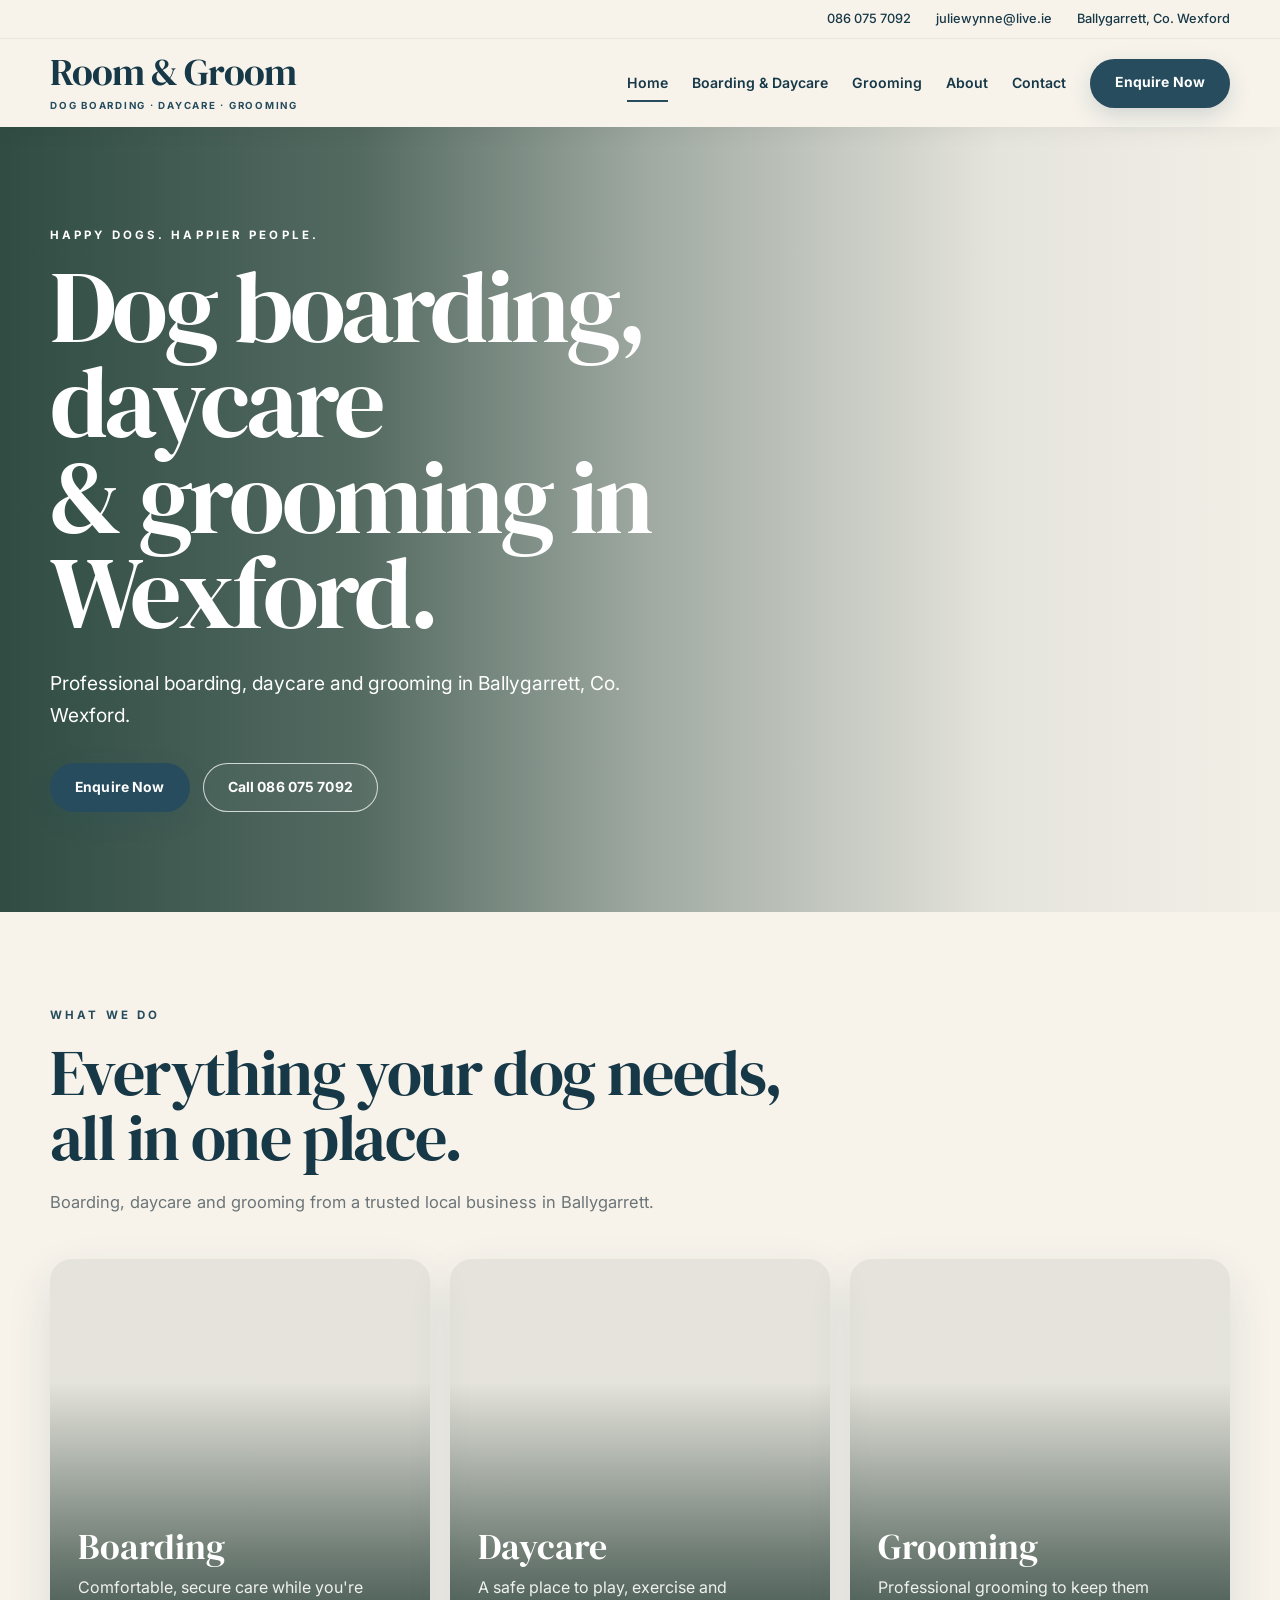
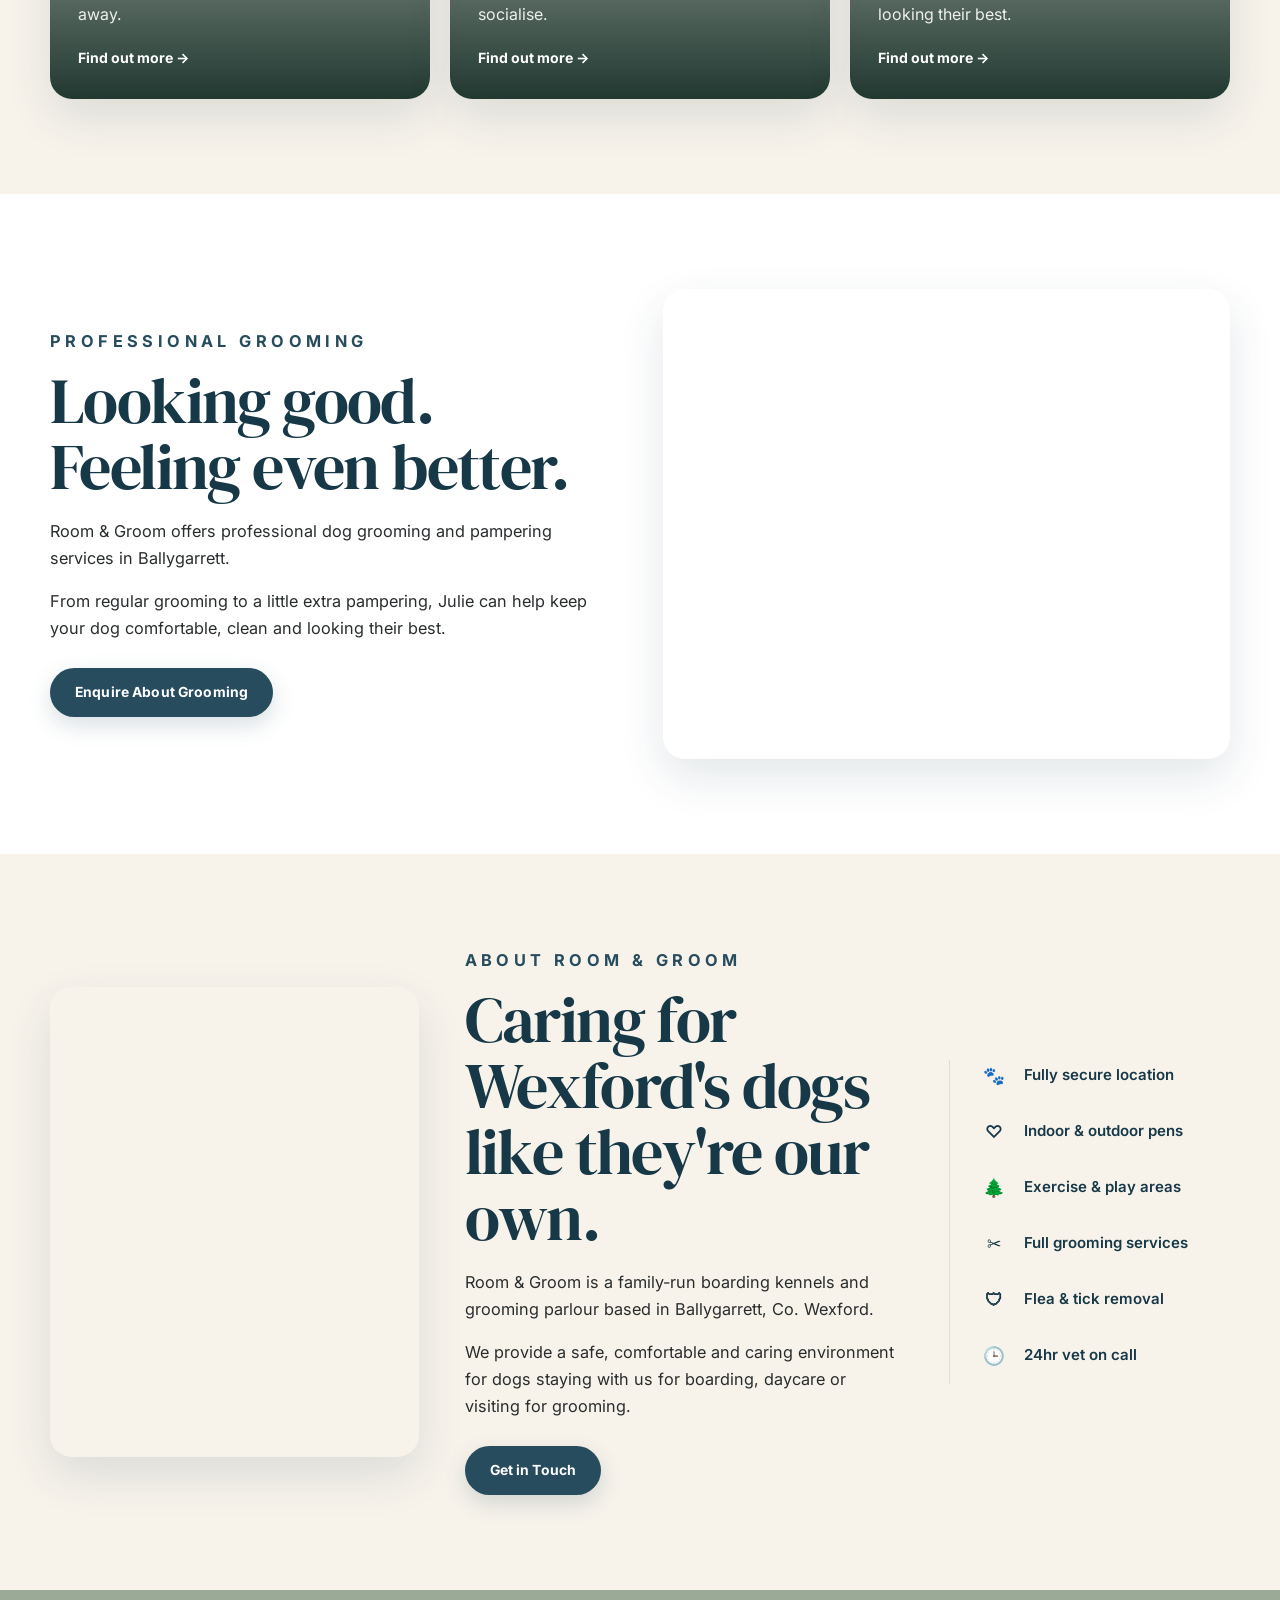
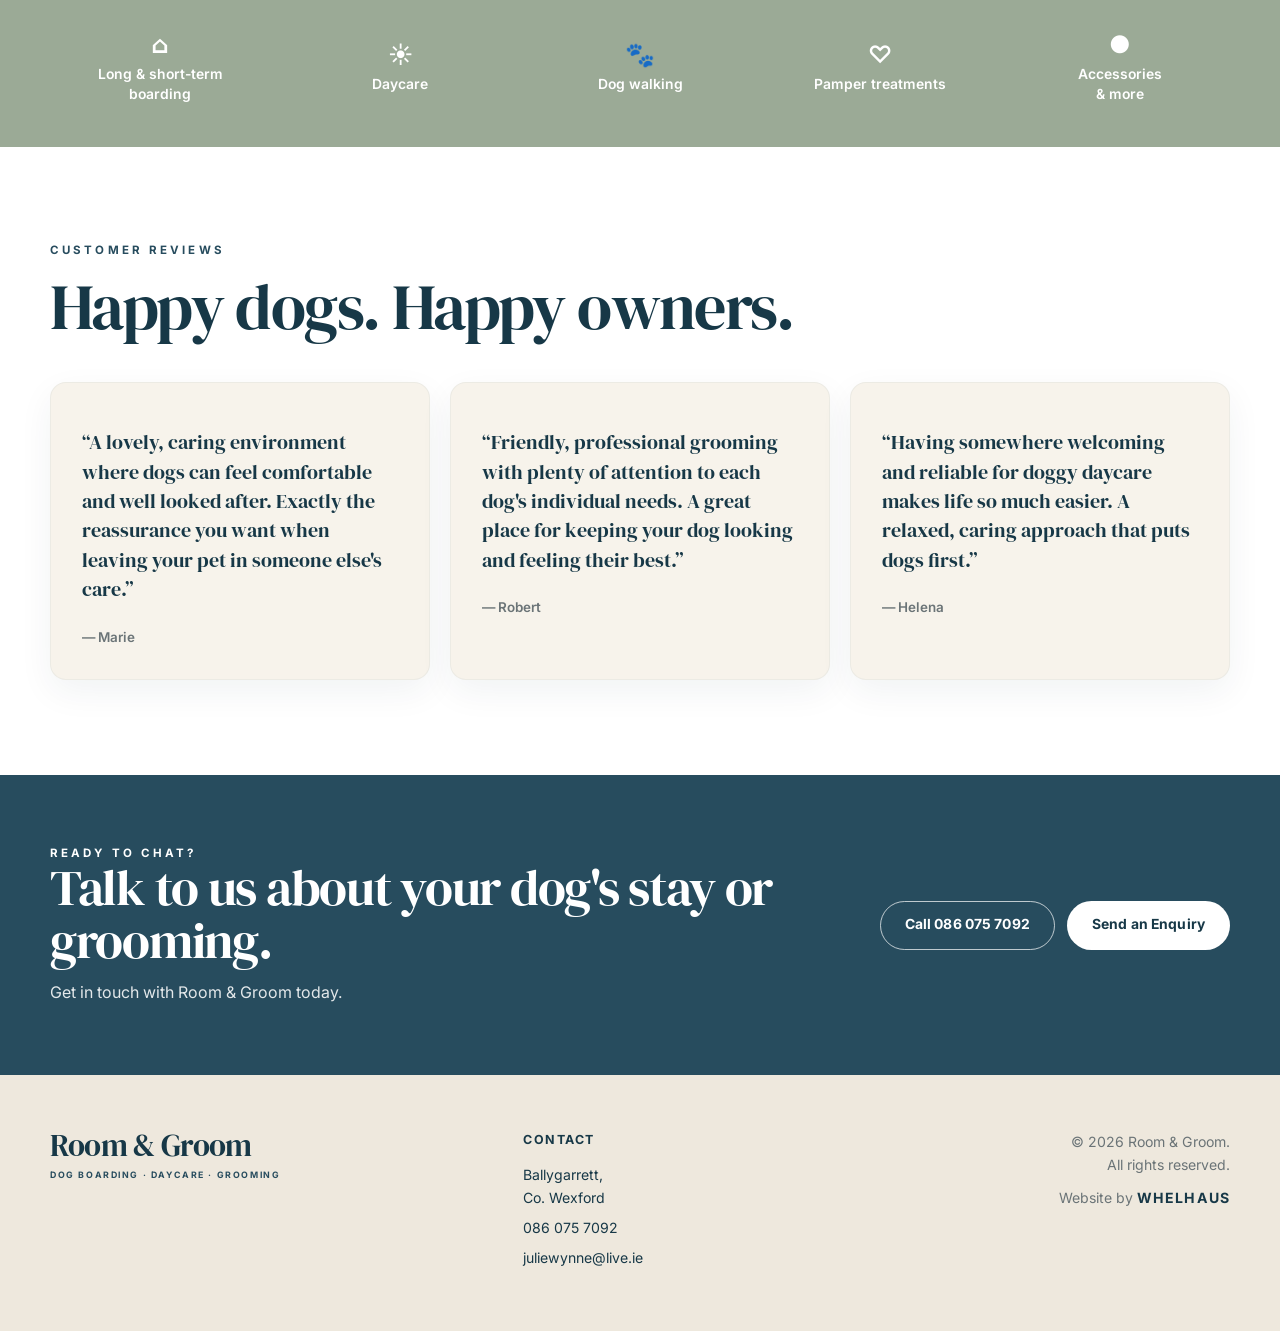
<file: index.html>
<!DOCTYPE html>
<html lang="en">

<head>
  <meta charset="UTF-8">
  <link rel="icon" type="image/svg+xml" href="favicon.svg">

  <meta name="viewport" content="width=device-width, initial-scale=1.0">

  <meta
    name="description"
    content="Room & Groom offers dog boarding, daycare and professional grooming in Ballygarrett, Co. Wexford."
  >

  <meta name="robots" content="index, follow">

  <title>Room & Groom | Dog Boarding, Daycare & Grooming Wexford</title>

  <!-- Google Fonts -->
  <link rel="preconnect" href="https://fonts.googleapis.com">
  <link rel="preconnect" href="https://fonts.gstatic.com" crossorigin>

  <link
    href="https://fonts.googleapis.com/css2?family=DM+Serif+Display&family=Inter:wght@400;500;600;700&display=swap"
    rel="stylesheet"
  >

  <!-- Main stylesheet -->
  <link rel="stylesheet" href="css/style.css">
  <link rel="canonical" href="https://www.roomandgroom.com/">

  <meta property="og:title" content="Room &amp; Groom | Dog Boarding, Daycare &amp; Grooming Wexford">
  <meta property="og:description" content="Room &amp; Groom offers dog boarding, daycare and professional grooming in Ballygarrett, Co. Wexford.">
  <meta property="og:type" content="website">
  <meta property="og:url" content="https://www.roomandgroom.com/">
  <meta property="og:image" content="https://www.roomandgroom.com/Room%20and%20Groom.jpg">
  <meta property="og:image:alt" content="Room &amp; Groom premises in Ballygarrett, County Wexford">
  <meta property="og:site_name" content="Room &amp; Groom">
  <meta property="og:locale" content="en_IE">
  <meta name="twitter:card" content="summary_large_image">

  <script type="application/ld+json">
  {
  "@context": "https://schema.org",
  "@type": "LocalBusiness",
  "name": "Room & Groom",
  "description": "Dog boarding, dog daycare and professional dog grooming in Ballygarrett, County Wexford.",
  "url": "https://www.roomandgroom.com/",
  "image": "https://www.roomandgroom.com/Room%20and%20Groom.jpg",
  "telephone": "+353860757092",
  "email": "juliewynne@live.ie",
  "address": {
    "@type": "PostalAddress",
    "addressLocality": "Ballygarrett",
    "addressRegion": "County Wexford",
    "addressCountry": "IE"
  },
  "hasOfferCatalog": {
    "@type": "OfferCatalog",
    "name": "Dog care services",
    "itemListElement": [
      {
        "@type": "OfferCatalog",
        "name": "Dog Boarding"
      },
      {
        "@type": "OfferCatalog",
        "name": "Dog Daycare"
      },
      {
        "@type": "OfferCatalog",
        "name": "Dog Grooming"
      }
    ]
  }
}
  </script>
</head>

<body>

  <!-- =====================================================
       HEADER
  ====================================================== -->

  <header class="site-header">

    <div class="topbar">
      <div class="container topbar-inner">

        <a href="tel:+353860757092">
          086 075 7092
        </a>

        <a href="mailto:juliewynne@live.ie">
          juliewynne@live.ie
        </a>

        <span>
          Ballygarrett, Co. Wexford
        </span>

      </div>
    </div>


    <div class="container nav-wrap">

      <a
        href="index.html"
        class="brand"
        aria-label="Room and Groom homepage"
      >

        <span class="brand-main">
          Room &amp; Groom
        </span>

        <span class="brand-sub">
          Dog Boarding · Daycare · Grooming
        </span>

      </a>


      <button
        class="menu-toggle"
        type="button"
        aria-label="Open navigation menu"
        aria-expanded="false"
        aria-controls="main-navigation"
      >
        ☰
      </button>


     <nav
  class="main-nav"
  id="main-navigation"
  aria-label="Main navigation"
>

  <a href="index.html" class="active">
    Home
  </a>

  <a href="boarding.html">
    Boarding &amp; Daycare
  </a>

  <a href="grooming.html">
    Grooming
  </a>

  <a href="about.html">
    About
  </a>

  <a href="contact.html">
    Contact
  </a>

  <a
    href="contact.html#enquiry"
    class="btn btn-primary nav-cta"
  >
    Enquire Now
  </a>

</nav>

    </div>

  </header>


  <!-- =====================================================
       MAIN
  ====================================================== -->

  <main>


    <!-- =====================================================
         HERO
    ====================================================== -->

    <section
      class="hero"
      id="home"
    >

      <div class="hero-overlay"></div>

      <div class="container hero-content">

        <p class="eyebrow">
          Happy dogs. Happier people.
        </p>

        <h1>
          Dog boarding, daycare<br>
          &amp; grooming in Wexford.
        </h1>

        <p class="hero-copy">
          Professional boarding, daycare and grooming
          in Ballygarrett, Co. Wexford.
        </p>

        <div class="hero-actions">

          <a
            href="contact.html"
            class="btn btn-primary"
          >
            Enquire Now
          </a>

          <a
            href="tel:+353860757092"
            class="btn btn-ghost"
          >
            Call 086 075 7092
          </a>

        </div>

      </div>

    </section>


    <!-- =====================================================
         SERVICES
    ====================================================== -->

    <section
      class="section services"
      id="services"
    >

      <div class="container">

        <div class="section-heading">

          <p class="eyebrow dark">
            What we do
          </p>

          <h2>
            Everything your dog needs,
            all in one place.
          </h2>

          <p>
            Boarding, daycare and grooming
            from a trusted local business in Ballygarrett.
          </p>

        </div>


        <div class="service-grid">


          <!-- BOARDING -->

          <article
            class="service-card service-card-boarding"
          >

            <div class="service-card-inner">

              <h3>
                Boarding
              </h3>

              <p>
                Comfortable, secure care
                while you're away.
              </p>

              <a href="boarding.html">
                Find out more →
              </a>

            </div>

          </article>


          <!-- DAYCARE -->

          <article
            class="service-card service-card-daycare"
          >

            <div class="service-card-inner">

              <h3>
                Daycare
              </h3>

              <p>
                A safe place to play,
                exercise and socialise.
              </p>

              <a href="boarding.html#daycare">
                Find out more →
              </a>

            </div>

          </article>


          <!-- GROOMING -->

          <article
            class="service-card service-card-grooming"
            id="grooming"
          >

            <div class="service-card-inner">

              <h3>
                Grooming
              </h3>

              <p>
                Professional grooming
                to keep them looking their best.
              </p>

              <a href="grooming.html">
                Find out more →
              </a>

            </div>

          </article>

        </div>

      </div>

    </section>


    <!-- =====================================================
         GROOMING
    ====================================================== -->

    <section
      class="section grooming-intro"
      id="grooming-info"
    >

      <div class="container">

        <div class="about-grid grooming-grid">

          <div class="about-copy">

            <p class="eyebrow dark">
              Professional Grooming
            </p>

            <h2>
              Looking good.
              Feeling even better.
            </h2>

            <p>
              Room &amp; Groom offers professional dog grooming
              and pampering services in Ballygarrett.
            </p>

            <p>
              From regular grooming to a little extra pampering,
              Julie can help keep your dog comfortable,
              clean and looking their best.
            </p>

            <a
              href="#contact"
              class="btn btn-primary"
            >
              Enquire About Grooming
            </a>

          </div>


          <div
            class="grooming-image"
            role="img"
            aria-label="Dog grooming"
          ></div>

        </div>

      </div>

    </section>


    <!-- =====================================================
         ABOUT
    ====================================================== -->

    <section
      class="section about"
      id="about"
    >

      <div class="container about-grid">

        <div
          class="about-image"
          role="img"
          aria-label="Room and Groom dog care"
        ></div>


        <div class="about-copy">

          <p class="eyebrow dark">
            About Room &amp; Groom
          </p>

          <h2>
            Caring for Wexford's dogs
            like they're our own.
          </h2>

          <p>
            Room &amp; Groom is a family-run boarding kennels
            and grooming parlour based in Ballygarrett,
            Co. Wexford.
          </p>

          <p>
            We provide a safe, comfortable and caring environment
            for dogs staying with us for boarding, daycare
            or visiting for grooming.
          </p>

          <a
            href="#contact"
            class="btn btn-primary"
          >
            Get in Touch
          </a>

        </div>


        <div class="features">

          <div class="feature">
            <span class="feature-icon">🐾</span>
            <span>Fully secure location</span>
          </div>

          <div class="feature">
            <span class="feature-icon">♡</span>
            <span>Indoor &amp; outdoor pens</span>
          </div>

          <div class="feature">
            <span class="feature-icon">🌲</span>
            <span>Exercise &amp; play areas</span>
          </div>

          <div class="feature">
            <span class="feature-icon">✂</span>
            <span>Full grooming services</span>
          </div>

          <div class="feature">
            <span class="feature-icon">🛡</span>
            <span>Flea &amp; tick removal</span>
          </div>

          <div class="feature">
            <span class="feature-icon">🕒</span>
            <span>24hr vet on call</span>
          </div>

        </div>

      </div>

    </section>


    <!-- =====================================================
         SERVICE STRIP
    ====================================================== -->

    <section class="strip">

      <div class="container strip-grid">

        <div class="strip-item">
          <span>⌂</span>
          <p>
            Long &amp; short-term<br>
            boarding
          </p>
        </div>

        <div class="strip-item">
          <span>☀</span>
          <p>
            Daycare
          </p>
        </div>

        <div class="strip-item">
          <span>🐾</span>
          <p>
            Dog walking
          </p>
        </div>

        <div class="strip-item">
          <span>♡</span>
          <p>
            Pamper treatments
          </p>
        </div>

        <div class="strip-item">
          <span>●</span>
          <p>
            Accessories<br>
            &amp; more
          </p>
        </div>

      </div>

    </section>


    <!-- =====================================================
         SAMPLE TESTIMONIAL COPY — NOT CUSTOMER REVIEWS
    ====================================================== -->

    <section class="section testimonials" aria-labelledby="testimonials-title">
      <div class="container">
        <div class="section-heading">
          <p class="eyebrow dark">Customer reviews</p>
          <h2 id="testimonials-title">Happy dogs. Happy owners.</h2>
        </div>

        <div class="testimonial-grid">
          <blockquote>
            <p>“A lovely, caring environment where dogs can feel comfortable and well looked after. Exactly the reassurance you want when leaving your pet in someone else's care.”</p>
            <footer>— Marie</footer>
          </blockquote>
          <blockquote>
            <p>“Friendly, professional grooming with plenty of attention to each dog's individual needs. A great place for keeping your dog looking and feeling their best.”</p>
            <footer>— Robert</footer>
          </blockquote>
          <blockquote>
            <p>“Having somewhere welcoming and reliable for doggy daycare makes life so much easier. A relaxed, caring approach that puts dogs first.”</p>
            <footer>— Helena</footer>
          </blockquote>
        </div>
      </div>
    </section>


    <!-- =====================================================
         CONTACT CTA
    ====================================================== -->

    <section
      class="cta"
      id="contact"
    >

      <div class="container cta-inner">

        <div>

          <p class="eyebrow">
            Ready to chat?
          </p>

          <h2>
            Talk to us about your dog's
            stay or grooming.
          </h2>

          <p>
            Get in touch with Room &amp; Groom today.
          </p>

        </div>


        <div class="cta-actions">

          <a
            href="tel:+353860757092"
            class="btn btn-ghost-light"
          >
            Call 086 075 7092
          </a>

          <a
            href="mailto:juliewynne@live.ie?subject=Room%20%26%20Groom%20Enquiry"
            class="btn btn-light"
          >
            Send an Enquiry
          </a>

        </div>

      </div>

    </section>

  </main>


  <!-- =====================================================
       FOOTER
  ====================================================== -->

  <footer class="site-footer">

    <div class="container footer-grid">


      <div>

        <a
          href="index.html"
          class="brand footer-brand"
        >

          <span class="brand-main">
            Room &amp; Groom
          </span>

          <span class="brand-sub">
            Dog Boarding · Daycare · Grooming
          </span>

        </a>

      </div>


      <div class="footer-contact">

        <strong>
          Contact
        </strong>

        <p>
          Ballygarrett,<br>
          Co. Wexford
        </p>

        <p>
          <a href="tel:+353860757092">
            086 075 7092
          </a>
        </p>

        <p>
          <a href="mailto:juliewynne@live.ie">
            juliewynne@live.ie
          </a>
        </p>

      </div>


      <div class="credit">

        <p>
          © 2026 Room &amp; Groom.<br>
          All rights reserved.
        </p>

        <p>
  Website by
  <a
    href="https://whelhaus.ie/"
    target="_blank"
    rel="noopener noreferrer"
    class="whelhaus-link"
  >
    <strong>WHELHAUS</strong>
  </a>
</p>

      </div>

    </div>

  </footer>


  <!-- =====================================================
       MOBILE NAVIGATION
  ====================================================== -->

  <script>

    const menuToggle =
      document.querySelector(".menu-toggle");

    const mainNav =
      document.querySelector(".main-nav");


    if (menuToggle && mainNav) {

      menuToggle.addEventListener("click", () => {

        const isOpen =
          mainNav.classList.toggle("open");

        menuToggle.setAttribute(
          "aria-expanded",
          String(isOpen)
        );

      });


      mainNav
        .querySelectorAll("a")
        .forEach(link => {

          link.addEventListener("click", () => {

            mainNav.classList.remove("open");

            menuToggle.setAttribute(
              "aria-expanded",
              "false"
            );

          });

        });

    }

  </script>

</body>
</html>
</file>
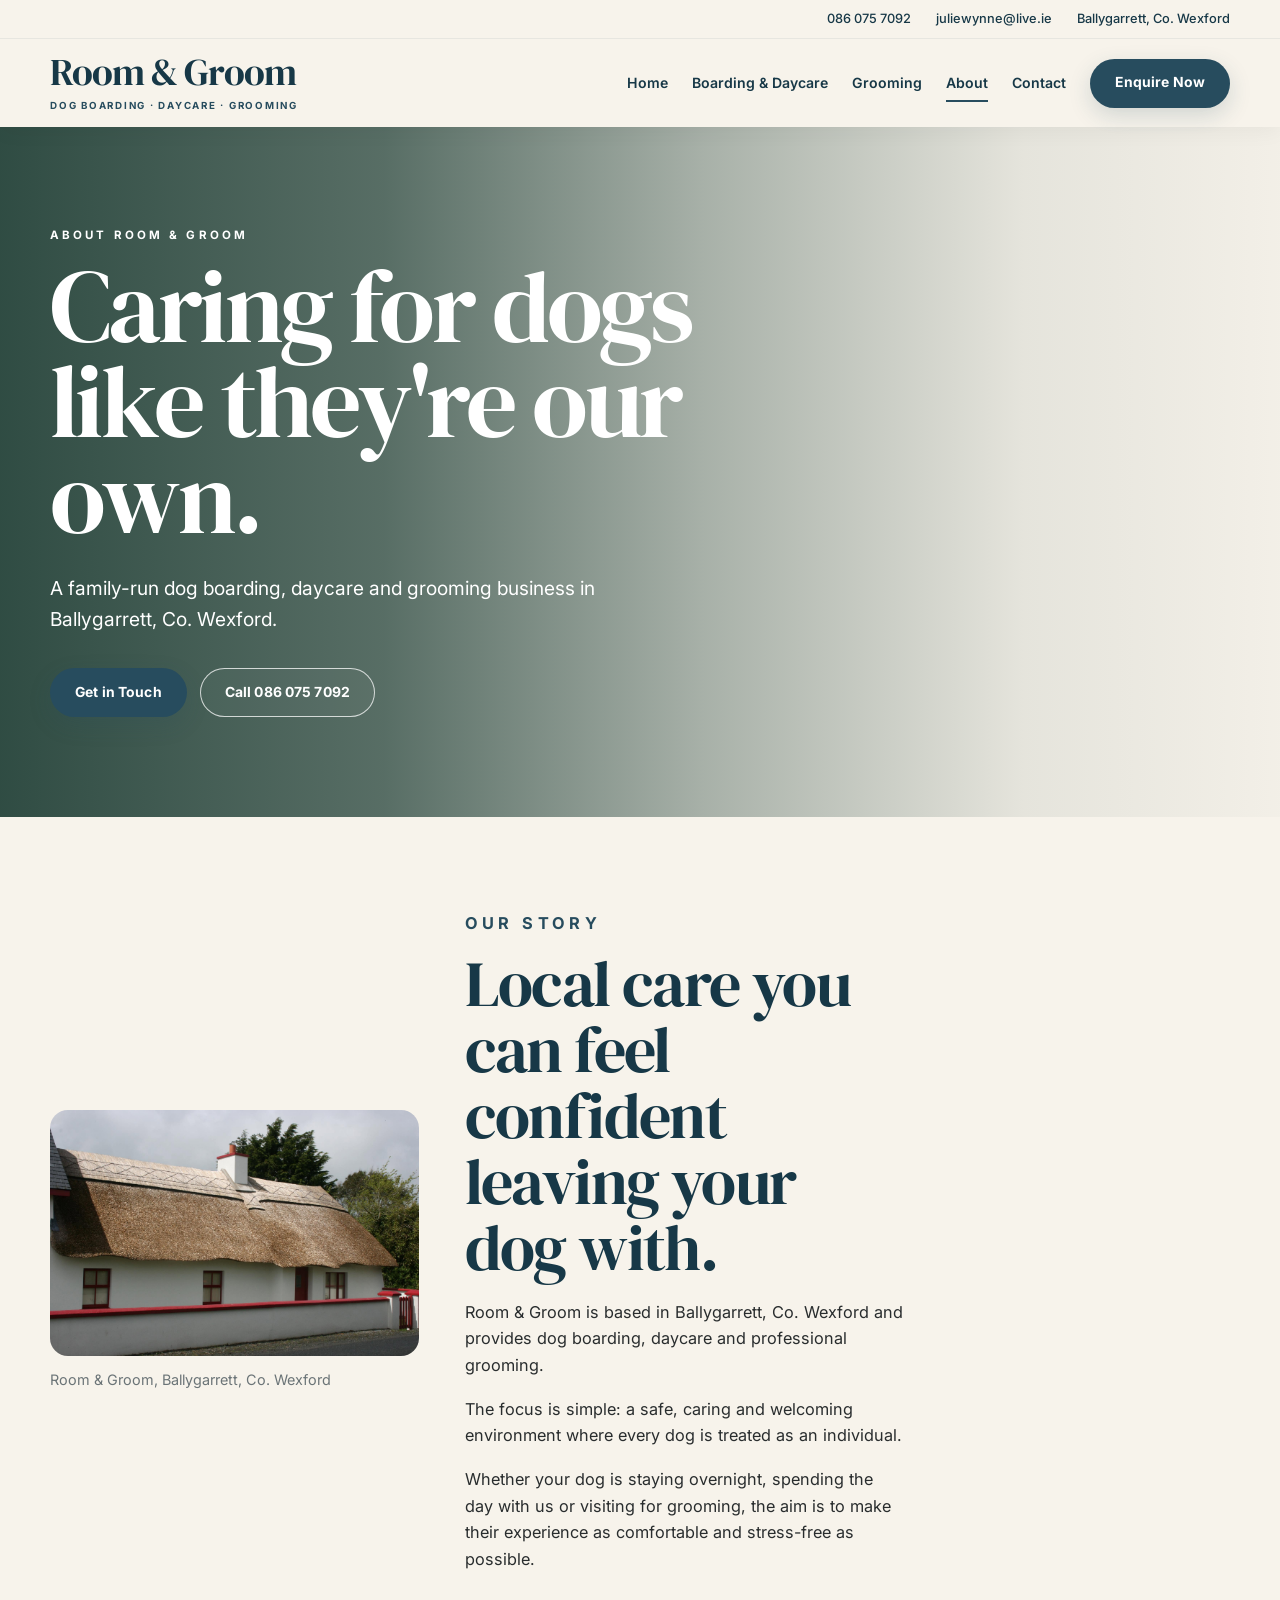
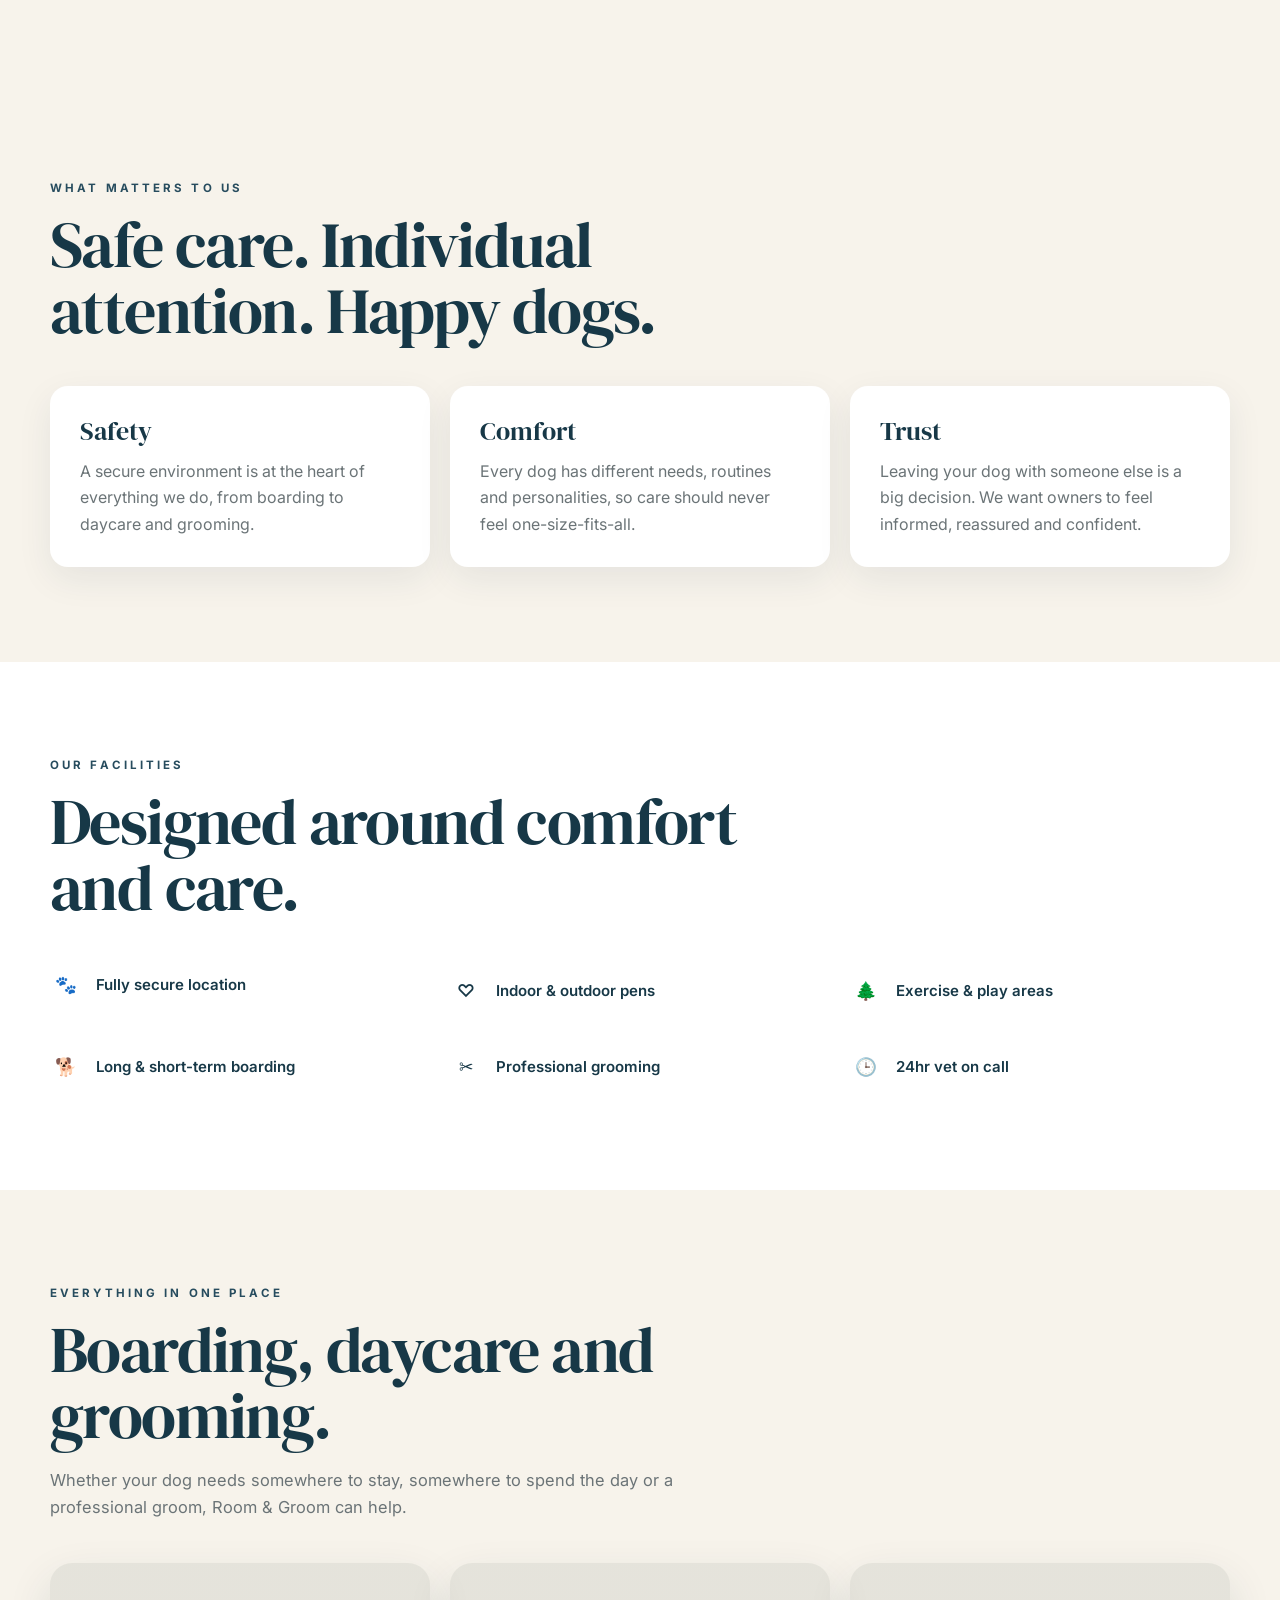
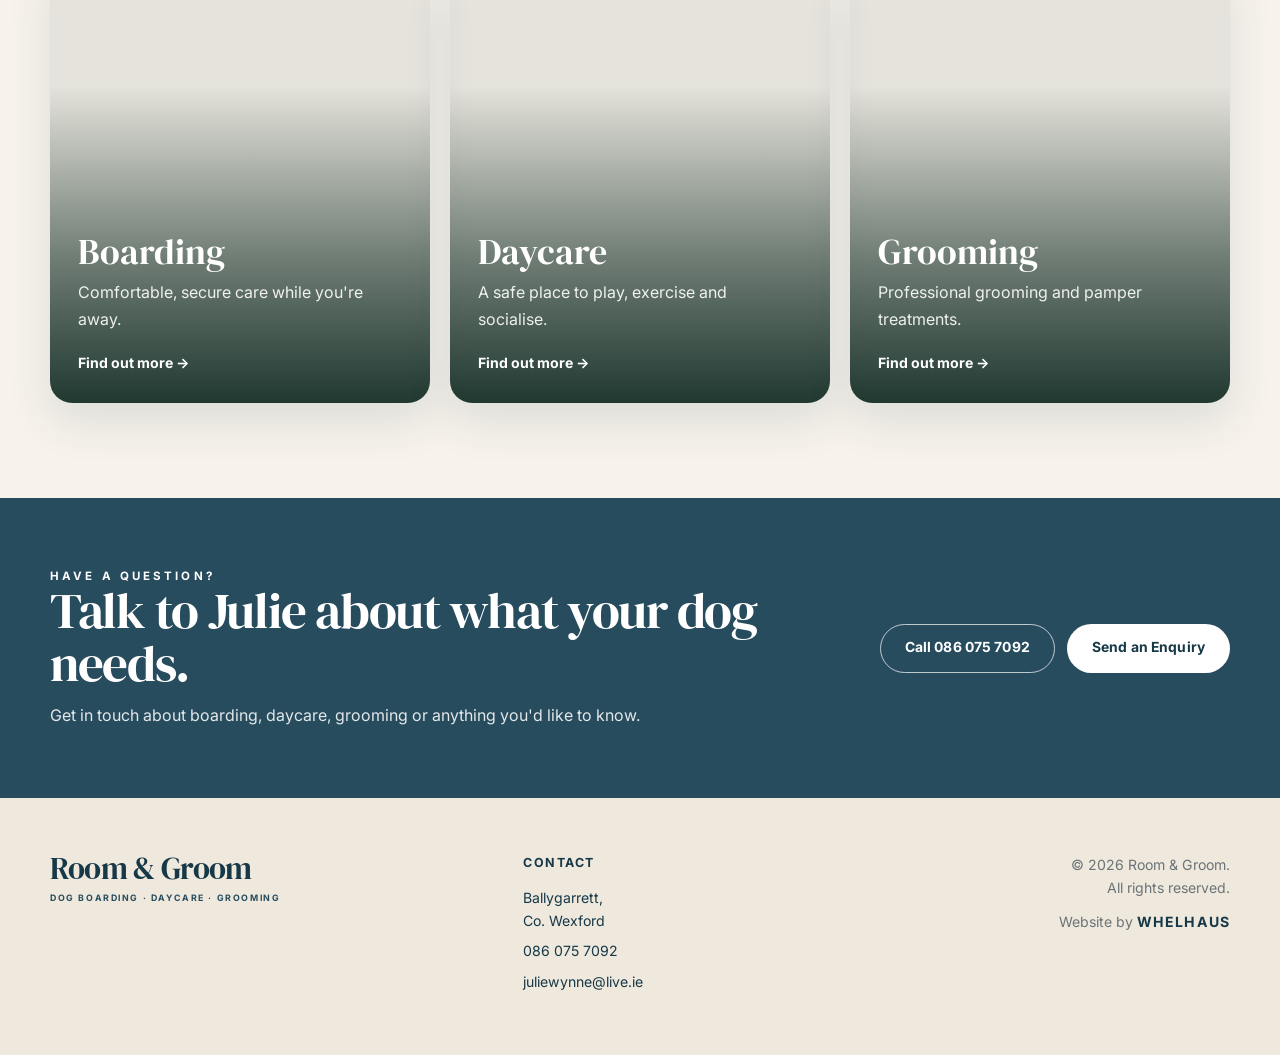
<file: about.html>
<!DOCTYPE html>
<html lang="en">

<head>
  <meta charset="UTF-8">
  <link rel="icon" type="image/svg+xml" href="favicon.svg">

  <meta name="viewport" content="width=device-width, initial-scale=1.0">

  <meta
    name="description"
    content="Learn more about Room & Groom, a family-run dog boarding, daycare and grooming business in Ballygarrett, Co. Wexford."
  >

  <meta name="robots" content="index, follow">

  <title>About Room & Groom | Dog Boarding & Grooming Wexford</title>

  <!-- Google Fonts -->
  <link rel="preconnect" href="https://fonts.googleapis.com">
  <link rel="preconnect" href="https://fonts.gstatic.com" crossorigin>

  <link
    href="https://fonts.googleapis.com/css2?family=DM+Serif+Display&family=Inter:wght@400;500;600;700&display=swap"
    rel="stylesheet"
  >

  <!-- Main stylesheet -->
  <link rel="stylesheet" href="css/style.css">
  <link rel="canonical" href="https://www.roomandgroom.com/about.html">

  <meta property="og:title" content="About Room &amp; Groom | Dog Boarding &amp; Grooming Wexford">
  <meta property="og:description" content="Learn more about Room &amp; Groom, a family-run dog boarding, daycare and grooming business in Ballygarrett, Co. Wexford.">
  <meta property="og:type" content="website">
  <meta property="og:url" content="https://www.roomandgroom.com/about.html">
  <meta property="og:image" content="https://www.roomandgroom.com/Room%20and%20Groom.jpg">
  <meta property="og:image:alt" content="Room &amp; Groom premises in Ballygarrett, County Wexford">
  <meta property="og:site_name" content="Room &amp; Groom">
  <meta property="og:locale" content="en_IE">
  <meta name="twitter:card" content="summary_large_image">
</head>

<body>

  <!-- =====================================================
       HEADER
  ====================================================== -->

  <header class="site-header">

    <div class="topbar">
      <div class="container topbar-inner">

        <a href="tel:+353860757092">
          086 075 7092
        </a>

        <a href="mailto:juliewynne@live.ie">
          juliewynne@live.ie
        </a>

        <span>
          Ballygarrett, Co. Wexford
        </span>

      </div>
    </div>


    <div class="container nav-wrap">

      <a
        href="index.html"
        class="brand"
        aria-label="Room and Groom homepage"
      >

        <span class="brand-main">
          Room &amp; Groom
        </span>

        <span class="brand-sub">
          Dog Boarding · Daycare · Grooming
        </span>

      </a>


      <button
        class="menu-toggle"
        type="button"
        aria-label="Open navigation menu"
        aria-expanded="false"
        aria-controls="main-navigation"
      >
        ☰
      </button>


     <nav
  class="main-nav"
  id="main-navigation"
  aria-label="Main navigation"
>

  <a href="index.html">
    Home
  </a>

  <a href="boarding.html">
    Boarding &amp; Daycare
  </a>

  <a href="grooming.html">
    Grooming
  </a>

  <a href="about.html" class="active">
    About
  </a>

  <a href="contact.html">
    Contact
  </a>

  <a
    href="contact.html#enquiry"
    class="btn btn-primary nav-cta"
  >
    Enquire Now
  </a>

</nav>

    </div>

  </header>


  <!-- =====================================================
       MAIN
  ====================================================== -->

  <main>


    <!-- =====================================================
         HERO
    ====================================================== -->

    <section
      class="hero"
      style="
        min-height: 560px;
        background:
          linear-gradient(
            90deg,
            rgba(20,53,44,.88) 0%,
            rgba(20,53,44,.70) 30%,
            rgba(20,53,44,.35) 55%,
            rgba(20,53,44,.08) 80%,
            rgba(20,53,44,.02) 100%
          ),
          url('https://images.unsplash.com/photo-1777613074055-9a3eebe0825f?auto=format&fit=crop&w=2200&q=85');
        background-size: cover;
        background-position: center;
        background-repeat: no-repeat;
      "
    >

      <div class="container hero-content">

        <p class="eyebrow">
          About Room &amp; Groom
        </p>

        <h1>
          Caring for dogs<br>
          like they're our own.
        </h1>

        <p class="hero-copy">
          A family-run dog boarding, daycare and grooming
          business in Ballygarrett, Co. Wexford.
        </p>

        <div class="hero-actions">

          <a
            href="index.html#contact"
            class="btn btn-primary"
          >
            Get in Touch
          </a>

          <a
            href="tel:+353860757092"
            class="btn btn-ghost"
          >
            Call 086 075 7092
          </a>

        </div>

      </div>

    </section>


    <!-- =====================================================
         STORY
    ====================================================== -->

    <section class="section">

      <div class="container">

        <div
          class="about-grid"
          
        >

          <figure style="margin: 0; min-width: 0;">
            <img
              src="Room%20and%20Groom.jpg"
              alt="The original thatched cottage at Room &amp; Groom in Ballygarrett, County Wexford"
              loading="lazy"
              decoding="async"
              style="display: block; width: 100%; height: auto; border-radius: 18px;"
            >
            <figcaption style="margin-top: 12px; color: var(--muted); font-size: 0.9rem;">
              Room &amp; Groom, Ballygarrett, Co. Wexford
            </figcaption>
          </figure>


          <div class="about-copy">

            <p class="eyebrow dark">
              Our Story
            </p>

            <h2>
              Local care you can feel
              confident leaving your dog with.
            </h2>

            <p>
              Room &amp; Groom is based in Ballygarrett,
              Co. Wexford and provides dog boarding,
              daycare and professional grooming.
            </p>

            <p>
              The focus is simple: a safe, caring and welcoming
              environment where every dog is treated as an individual.
            </p>

            <p>
              Whether your dog is staying overnight, spending
              the day with us or visiting for grooming, the aim
              is to make their experience as comfortable and
              stress-free as possible.
            </p>

          </div>

        </div>

      </div>

    </section>


    <!-- =====================================================
         WHAT MATTERS
    ====================================================== -->

    <section
      class="section"
      style="background: var(--cream);"
    >

      <div class="container">

        <div class="section-heading">

          <p class="eyebrow dark">
            What Matters To Us
          </p>

          <h2>
            Safe care.
            Individual attention.
            Happy dogs.
          </h2>

        </div>


        <div class="testimonial-grid">

          <article
            style="
              background: white;
              padding: 30px;
              border-radius: 18px;
              box-shadow: 0 12px 35px rgba(23,56,71,.08);
            "
          >

            <h3>
              Safety
            </h3>

            <p>
              A secure environment is at the heart of everything
              we do, from boarding to daycare and grooming.
            </p>

          </article>


          <article
            style="
              background: white;
              padding: 30px;
              border-radius: 18px;
              box-shadow: 0 12px 35px rgba(23,56,71,.08);
            "
          >

            <h3>
              Comfort
            </h3>

            <p>
              Every dog has different needs, routines and
              personalities, so care should never feel one-size-fits-all.
            </p>

          </article>


          <article
            style="
              background: white;
              padding: 30px;
              border-radius: 18px;
              box-shadow: 0 12px 35px rgba(23,56,71,.08);
            "
          >

            <h3>
              Trust
            </h3>

            <p>
              Leaving your dog with someone else is a big decision.
              We want owners to feel informed, reassured and confident.
            </p>

          </article>

        </div>

      </div>

    </section>


    <!-- =====================================================
         FACILITIES
    ====================================================== -->

    <section
      class="section"
      style="background: white;"
    >

      <div class="container">

        <div class="section-heading">

          <p class="eyebrow dark">
            Our Facilities
          </p>

          <h2>
            Designed around
            comfort and care.
          </h2>

        </div>


        <div
          class="features"
          style="
            border-left: 0;
            padding-left: 0;
            display: grid;
            grid-template-columns: repeat(3, 1fr);
            gap: 20px;
          "
        >

          <div class="feature">
            <span class="feature-icon">🐾</span>
            <span>Fully secure location</span>
          </div>

          <div class="feature">
            <span class="feature-icon">♡</span>
            <span>Indoor &amp; outdoor pens</span>
          </div>

          <div class="feature">
            <span class="feature-icon">🌲</span>
            <span>Exercise &amp; play areas</span>
          </div>

          <div class="feature">
            <span class="feature-icon">🐕</span>
            <span>Long &amp; short-term boarding</span>
          </div>

          <div class="feature">
            <span class="feature-icon">✂</span>
            <span>Professional grooming</span>
          </div>

          <div class="feature">
            <span class="feature-icon">🕒</span>
            <span>24hr vet on call</span>
          </div>

        </div>

      </div>

    </section>


    <!-- =====================================================
         SERVICES
    ====================================================== -->

    <section
      class="section"
      style="background: var(--cream);"
    >

      <div class="container">

        <div class="section-heading">

          <p class="eyebrow dark">
            Everything In One Place
          </p>

          <h2>
            Boarding, daycare
            and grooming.
          </h2>

          <p>
            Whether your dog needs somewhere to stay,
            somewhere to spend the day or a professional groom,
            Room &amp; Groom can help.
          </p>

        </div>


        <div class="service-grid">

          <article class="service-card service-card-boarding">

            <div class="service-card-inner">

              <h3>
                Boarding
              </h3>

              <p>
                Comfortable, secure care while you're away.
              </p>

              <a href="boarding.html">
                Find out more →
              </a>

            </div>

          </article>


          <article class="service-card service-card-daycare">

            <div class="service-card-inner">

              <h3>
                Daycare
              </h3>

              <p>
                A safe place to play, exercise and socialise.
              </p>

              <a href="boarding.html#daycare">
                Find out more →
              </a>

            </div>

          </article>


          <article class="service-card service-card-grooming">

            <div class="service-card-inner">

              <h3>
                Grooming
              </h3>

              <p>
                Professional grooming and pamper treatments.
              </p>

              <a href="grooming.html">
                Find out more →
              </a>

            </div>

          </article>

        </div>

      </div>

    </section>


    <!-- =====================================================
         CTA
    ====================================================== -->

    <section class="cta">

      <div class="container cta-inner">

        <div>

          <p class="eyebrow">
            Have A Question?
          </p>

          <h2>
            Talk to Julie about
            what your dog needs.
          </h2>

          <p>
            Get in touch about boarding, daycare,
            grooming or anything you'd like to know.
          </p>

        </div>


        <div class="cta-actions">

          <a
            href="tel:+353860757092"
            class="btn btn-ghost-light"
          >
            Call 086 075 7092
          </a>

          <a
            href="mailto:juliewynne@live.ie?subject=Room%20%26%20Groom%20Enquiry"
            class="btn btn-light"
          >
            Send an Enquiry
          </a>

        </div>

      </div>

    </section>

  </main>


  <!-- =====================================================
       FOOTER
  ====================================================== -->

  <footer class="site-footer">

    <div class="container footer-grid">

      <div>

        <a
          href="index.html"
          class="brand footer-brand"
        >

          <span class="brand-main">
            Room &amp; Groom
          </span>

          <span class="brand-sub">
            Dog Boarding · Daycare · Grooming
          </span>

        </a>

      </div>


      <div class="footer-contact">

        <strong>
          Contact
        </strong>

        <p>
          Ballygarrett,<br>
          Co. Wexford
        </p>

        <p>
          <a href="tel:+353860757092">
            086 075 7092
          </a>
        </p>

        <p>
          <a href="mailto:juliewynne@live.ie">
            juliewynne@live.ie
          </a>
        </p>

      </div>


      <div class="credit">

        <p>
          © 2026 Room &amp; Groom.<br>
          All rights reserved.
        </p>

       <p>
  Website by
  <a
    href="https://whelhaus.ie/"
    target="_blank"
    rel="noopener noreferrer"
    class="whelhaus-link"
  >
    <strong>WHELHAUS</strong>
  </a>
</p>

      </div>

    </div>

  </footer>


  <!-- =====================================================
       MOBILE NAVIGATION
  ====================================================== -->

  <script>

    const menuToggle =
      document.querySelector(".menu-toggle");

    const mainNav =
      document.querySelector(".main-nav");


    if (menuToggle && mainNav) {

      menuToggle.addEventListener("click", () => {

        const isOpen =
          mainNav.classList.toggle("open");

        menuToggle.setAttribute(
          "aria-expanded",
          String(isOpen)
        );

      });


      mainNav
        .querySelectorAll("a")
        .forEach(link => {

          link.addEventListener("click", () => {

            mainNav.classList.remove("open");

            menuToggle.setAttribute(
              "aria-expanded",
              "false"
            );

          });

        });

    }

  </script>

</body>
</html>
</file>
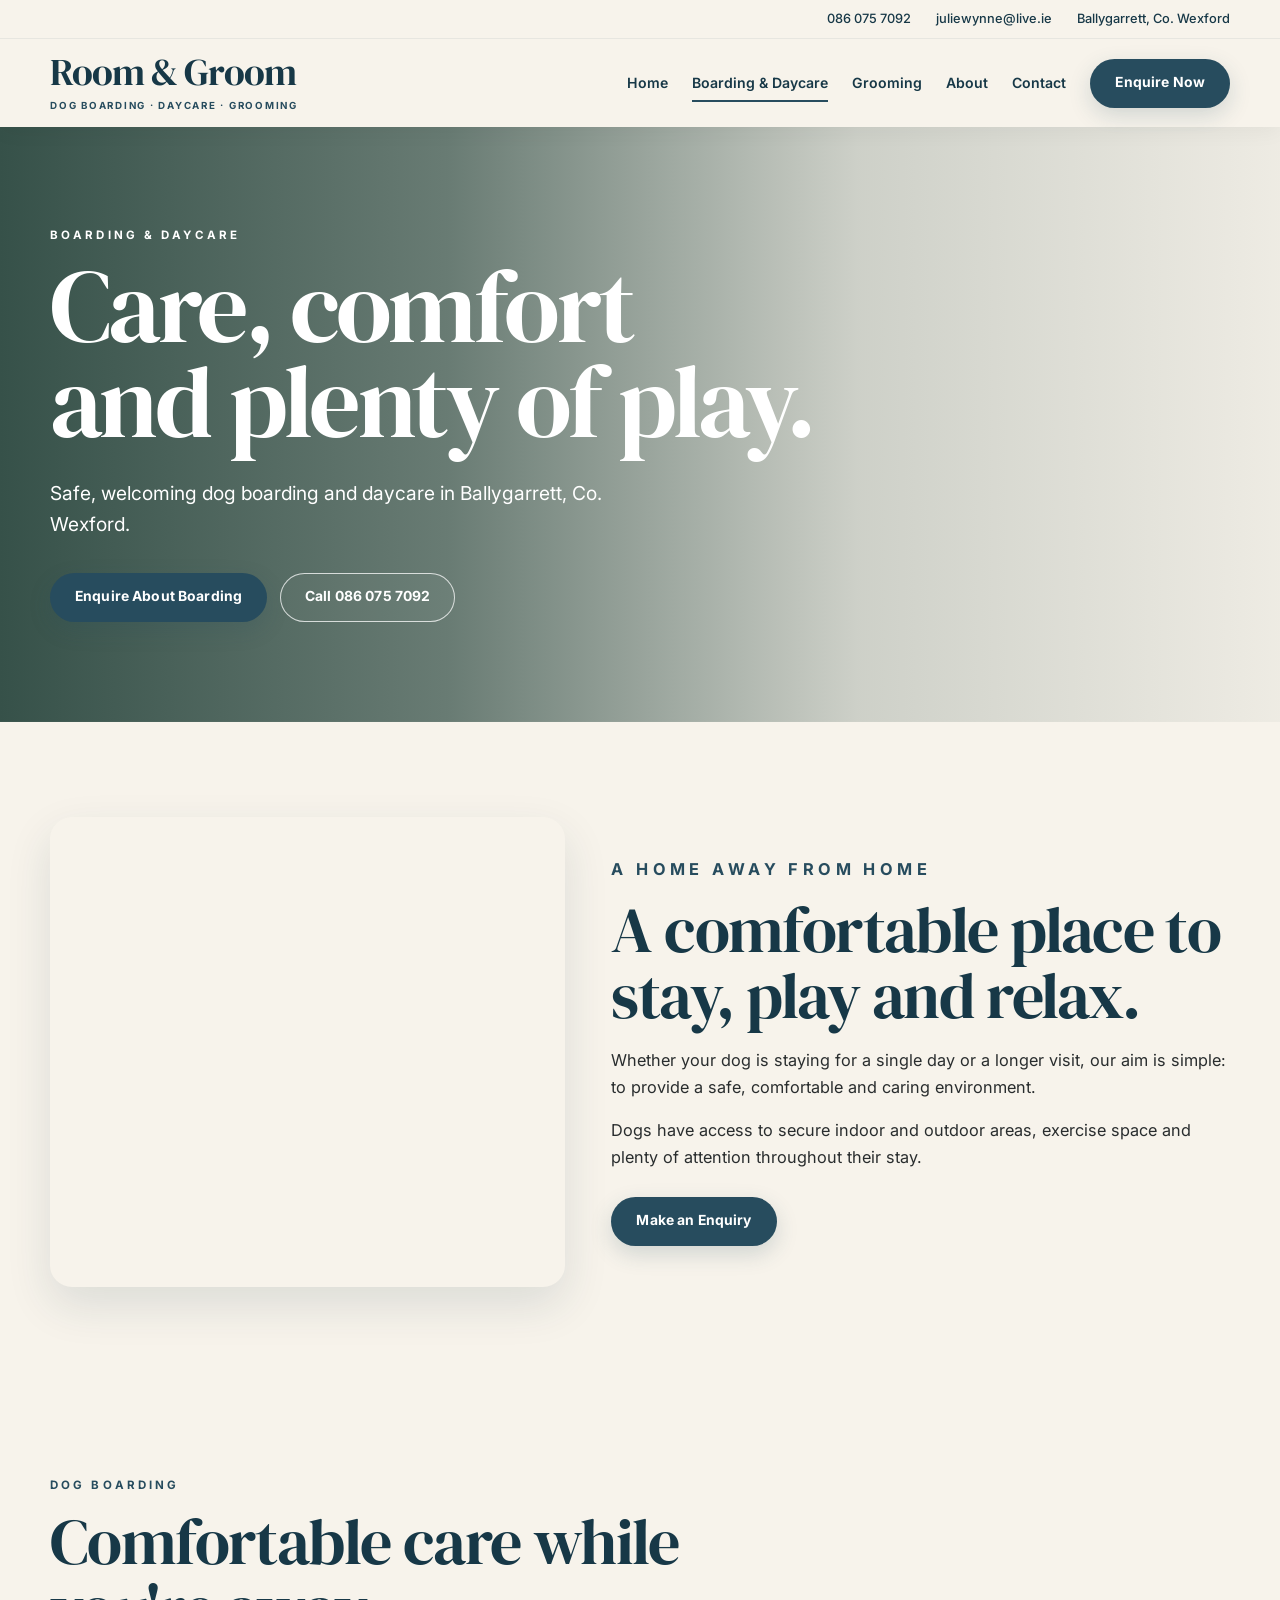
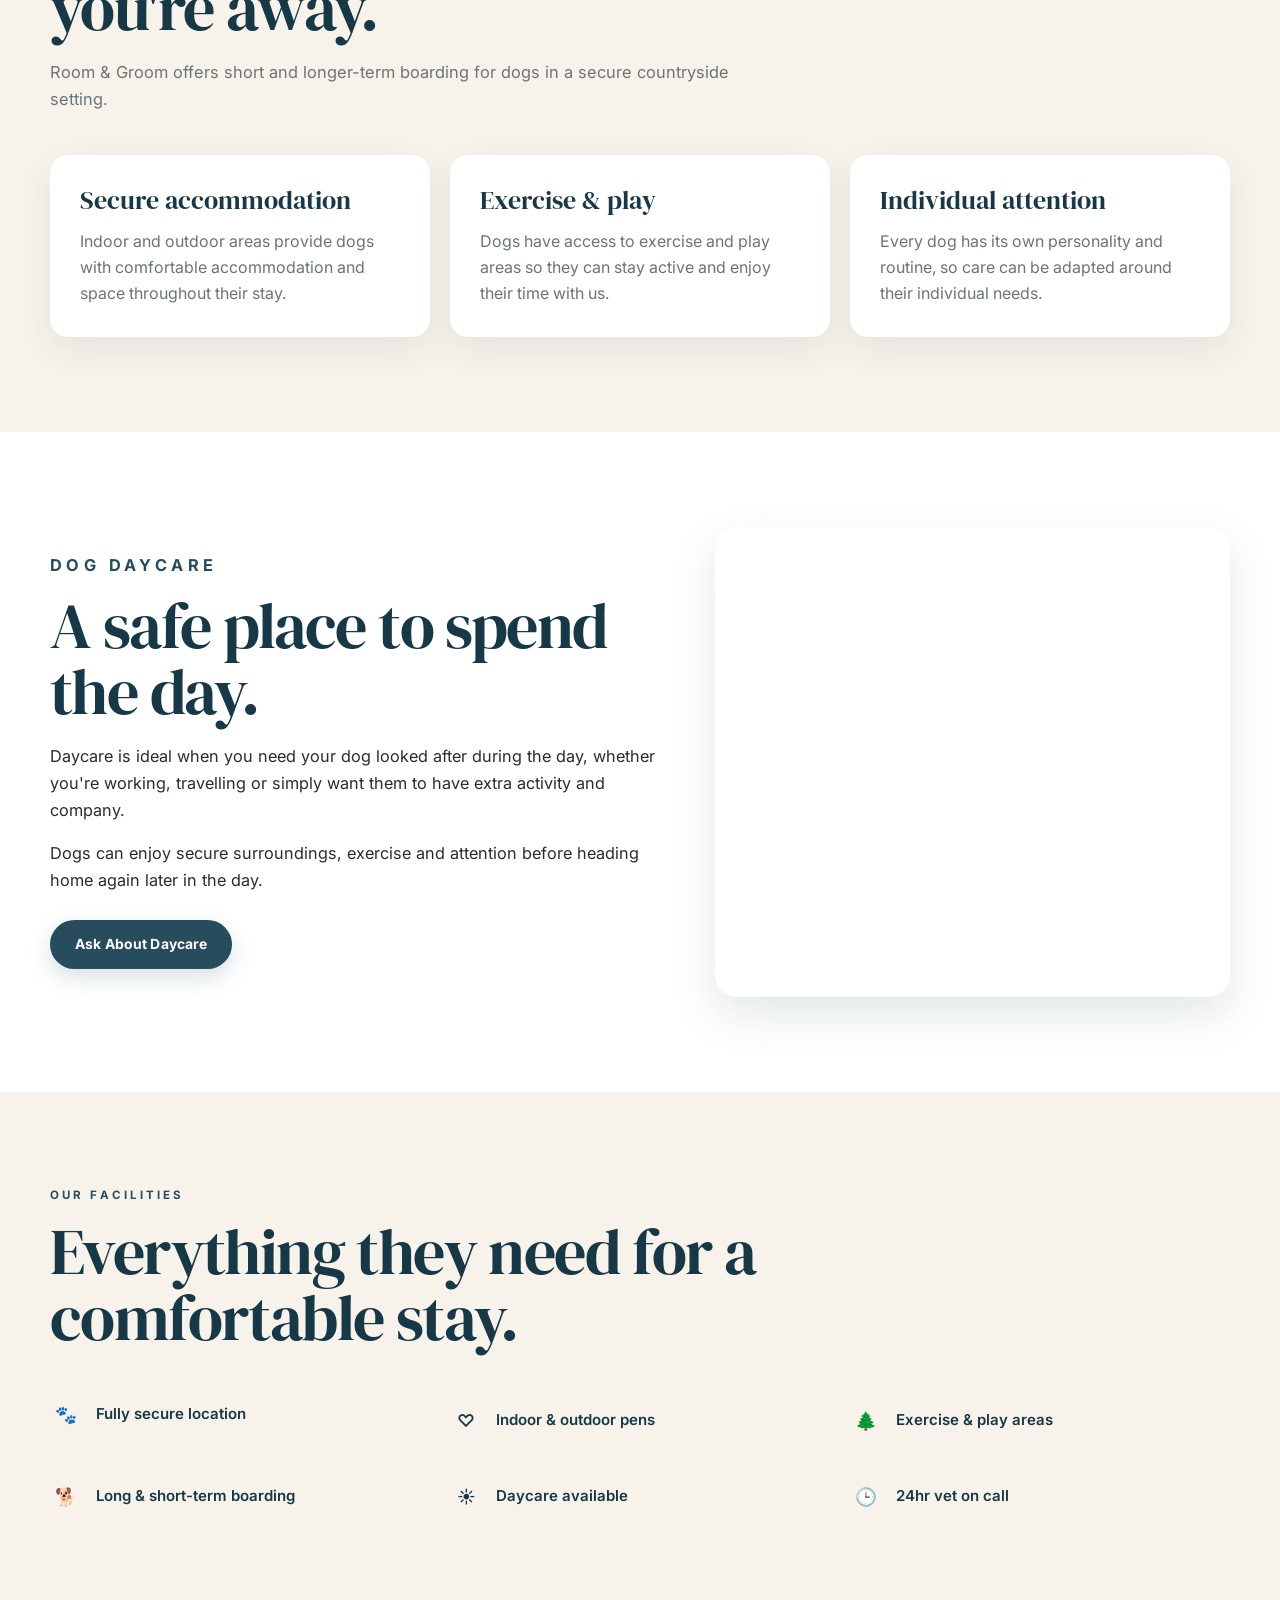
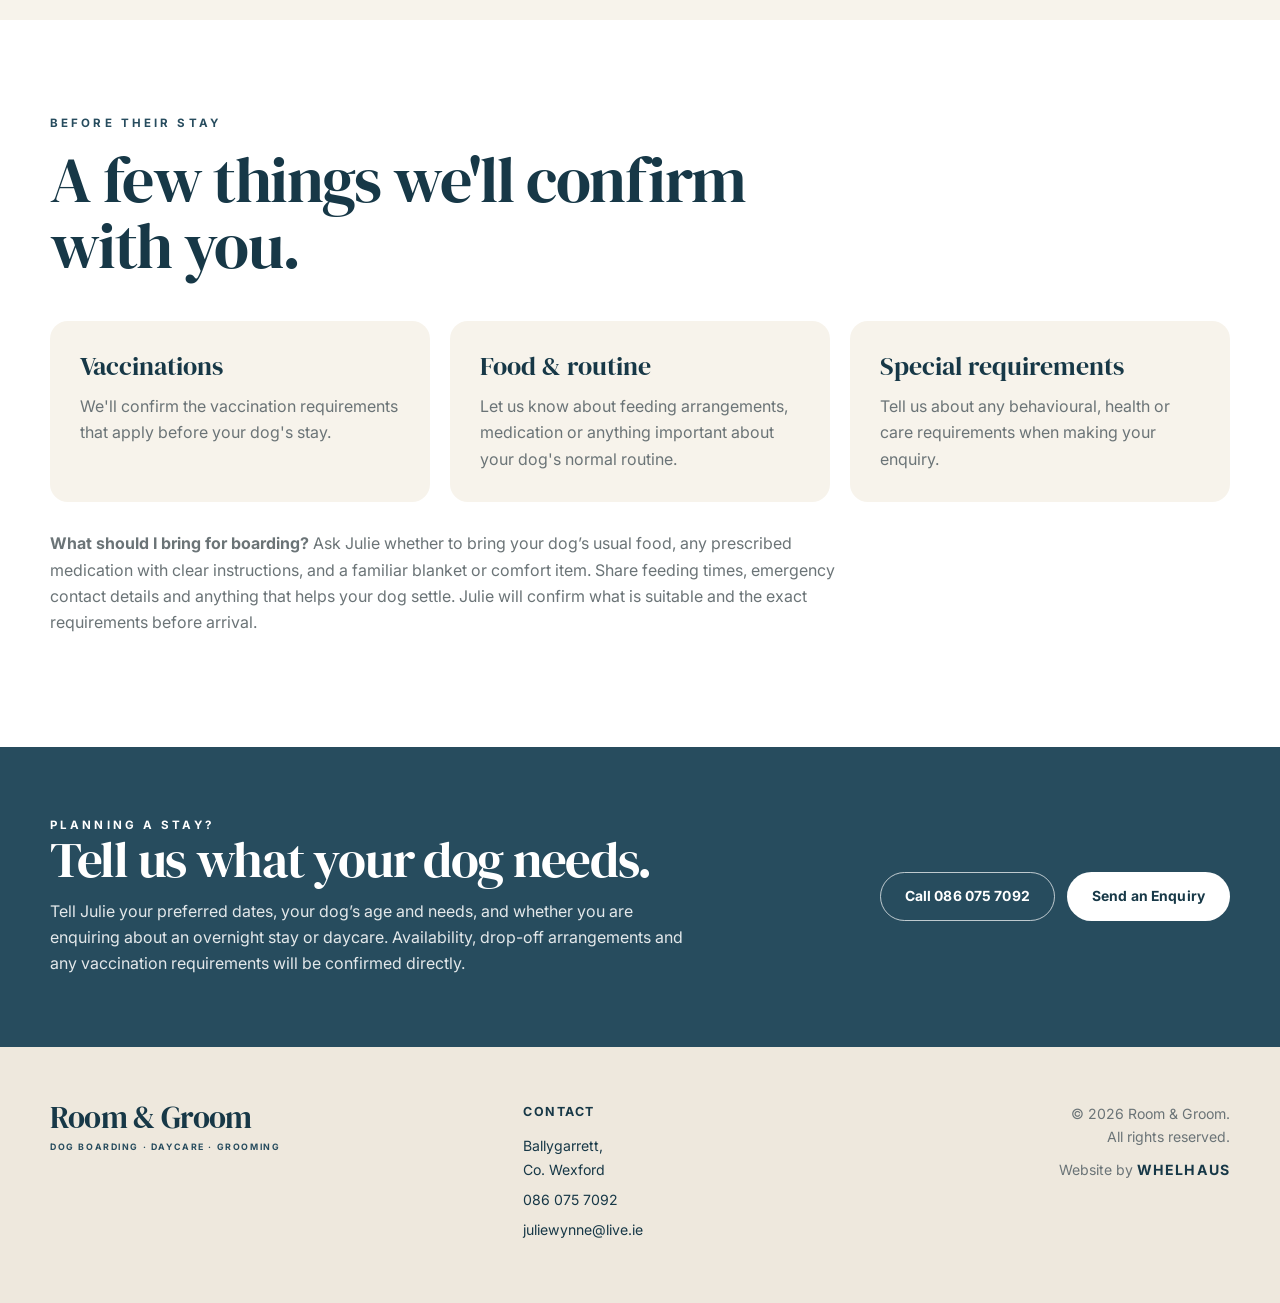
<file: boarding.html>
<!DOCTYPE html>
<html lang="en">

<head>
  <meta charset="UTF-8">
  <link rel="icon" type="image/svg+xml" href="favicon.svg">

  <meta name="viewport" content="width=device-width, initial-scale=1.0">

  <meta
    name="description"
    content="Dog boarding and daycare at Room & Groom in Ballygarrett, Co. Wexford. Safe, comfortable care with indoor and outdoor facilities."
  >

  <meta name="robots" content="index, follow">

  <title>Dog Boarding & Daycare Wexford | Room & Groom</title>

  <!-- Google Fonts -->
  <link rel="preconnect" href="https://fonts.googleapis.com">
  <link rel="preconnect" href="https://fonts.gstatic.com" crossorigin>

  <link
    href="https://fonts.googleapis.com/css2?family=DM+Serif+Display&family=Inter:wght@400;500;600;700&display=swap"
    rel="stylesheet"
  >

  <!-- Main stylesheet -->
  <link rel="stylesheet" href="css/style.css">
  <link rel="canonical" href="https://www.roomandgroom.com/boarding.html">

  <meta property="og:title" content="Dog Boarding &amp; Daycare Wexford | Room &amp; Groom">
  <meta property="og:description" content="Dog boarding and daycare at Room &amp; Groom in Ballygarrett, Co. Wexford. Safe, comfortable care with indoor and outdoor facilities.">
  <meta property="og:type" content="website">
  <meta property="og:url" content="https://www.roomandgroom.com/boarding.html">
  <meta property="og:image" content="https://www.roomandgroom.com/Room%20and%20Groom.jpg">
  <meta property="og:image:alt" content="Room &amp; Groom premises in Ballygarrett, County Wexford">
  <meta property="og:site_name" content="Room &amp; Groom">
  <meta property="og:locale" content="en_IE">
  <meta name="twitter:card" content="summary_large_image">
</head>

<body>

  <!-- =====================================================
       HEADER
  ====================================================== -->

  <header class="site-header">

    <div class="topbar">
      <div class="container topbar-inner">

        <a href="tel:+353860757092">
          086 075 7092
        </a>

        <a href="mailto:juliewynne@live.ie">
          juliewynne@live.ie
        </a>

        <span>
          Ballygarrett, Co. Wexford
        </span>

      </div>
    </div>


    <div class="container nav-wrap">

      <a
        href="index.html"
        class="brand"
        aria-label="Room and Groom homepage"
      >

        <span class="brand-main">
          Room &amp; Groom
        </span>

        <span class="brand-sub">
          Dog Boarding · Daycare · Grooming
        </span>

      </a>


      <button
        class="menu-toggle"
        type="button"
        aria-label="Open navigation menu"
        aria-expanded="false"
        aria-controls="main-navigation"
      >
        ☰
      </button>


     <nav
  class="main-nav"
  id="main-navigation"
  aria-label="Main navigation"
>

  <a href="index.html">
    Home
  </a>

  <a href="boarding.html" class="active">
    Boarding &amp; Daycare
  </a>

  <a href="grooming.html">
    Grooming
  </a>

  <a href="about.html">
    About
  </a>

  <a href="contact.html">
    Contact
  </a>

  <a
    href="contact.html#enquiry"
    class="btn btn-primary nav-cta"
  >
    Enquire Now
  </a>

</nav>
    </div>

  </header>


  <!-- =====================================================
       MAIN
  ====================================================== -->

  <main>


    <!-- =====================================================
         HERO
    ====================================================== -->

    <section
      class="hero"
      style="
        min-height: 560px;
        background:
          linear-gradient(
            90deg,
            rgba(17,50,42,.84) 0%,
            rgba(17,50,42,.62) 35%,
            rgba(17,50,42,.18) 67%,
            rgba(17,50,42,.04) 100%
          ),
          url('https://images.unsplash.com/photo-1777613074055-9a3eebe0825f?auto=format&fit=crop&w=2200&q=85');
        background-size: cover;
        background-position: center;
        background-repeat: no-repeat;
      "
    >

      <div class="container hero-content">

        <p class="eyebrow">
          Boarding &amp; Daycare
        </p>

        <h1>
          Care, comfort<br>
          and plenty of play.
        </h1>

        <p class="hero-copy">
          Safe, welcoming dog boarding and daycare
          in Ballygarrett, Co. Wexford.
        </p>


        <div class="hero-actions">

          <a
            href="index.html#contact"
            class="btn btn-primary"
          >
            Enquire About Boarding
          </a>

          <a
            href="tel:+353860757092"
            class="btn btn-ghost"
          >
            Call 086 075 7092
          </a>

        </div>

      </div>

    </section>


    <!-- =====================================================
         INTRO
    ====================================================== -->

    <section class="section">

      <div class="container">

        <div
          class="about-grid"
          style="grid-template-columns: 1fr 1.2fr;"
        >

          <div
            class="about-image"
            style="
              background:
                url('https://images.unsplash.com/photo-1781336469103-71dfd815a2c6?auto=format&fit=crop&w=1400&q=85')
                center / cover
                no-repeat;
            "
            role="img"
            aria-label="Dogs enjoying outdoor play"
          ></div>


          <div class="about-copy">

            <p class="eyebrow dark">
              A Home Away From Home
            </p>

            <h2>
              A comfortable place
              to stay, play and relax.
            </h2>

            <p>
              Whether your dog is staying for a single day
              or a longer visit, our aim is simple:
              to provide a safe, comfortable and caring environment.
            </p>

            <p>
              Dogs have access to secure indoor and outdoor
              areas, exercise space and plenty of attention
              throughout their stay.
            </p>

            <a
              href="index.html#contact"
              class="btn btn-primary"
            >
              Make an Enquiry
            </a>

          </div>

        </div>

      </div>

    </section>


    <!-- =====================================================
         BOARDING
    ====================================================== -->

    <section
      class="section"
      id="boarding"
      style="background: var(--cream);"
    >

      <div class="container">

        <div class="section-heading">

          <p class="eyebrow dark">
            Dog Boarding
          </p>

          <h2>
            Comfortable care
            while you're away.
          </h2>

          <p>
            Room &amp; Groom offers short and longer-term
            boarding for dogs in a secure countryside setting.
          </p>

        </div>


        <div class="testimonial-grid">

          <article
            style="
              background: white;
              padding: 30px;
              border-radius: 18px;
              box-shadow: 0 12px 35px rgba(23,56,71,.08);
            "
          >

            <h3>
              Secure accommodation
            </h3>

            <p>
              Indoor and outdoor areas provide dogs with
              comfortable accommodation and space throughout
              their stay.
            </p>

          </article>


          <article
            style="
              background: white;
              padding: 30px;
              border-radius: 18px;
              box-shadow: 0 12px 35px rgba(23,56,71,.08);
            "
          >

            <h3>
              Exercise &amp; play
            </h3>

            <p>
              Dogs have access to exercise and play areas
              so they can stay active and enjoy their time
              with us.
            </p>

          </article>


          <article
            style="
              background: white;
              padding: 30px;
              border-radius: 18px;
              box-shadow: 0 12px 35px rgba(23,56,71,.08);
            "
          >

            <h3>
              Individual attention
            </h3>

            <p>
              Every dog has its own personality and routine,
              so care can be adapted around their individual
              needs.
            </p>

          </article>

        </div>

      </div>

    </section>


    <!-- =====================================================
         DAYCARE
    ====================================================== -->

    <section
      class="section"
      id="daycare"
      style="background: white;"
    >

      <div class="container">

        <div
          class="about-grid"
          style="grid-template-columns: 1.2fr 1fr;"
        >

          <div class="about-copy">

            <p class="eyebrow dark">
              Dog Daycare
            </p>

            <h2>
              A safe place
              to spend the day.
            </h2>

            <p>
              Daycare is ideal when you need your dog looked
              after during the day, whether you're working,
              travelling or simply want them to have extra
              activity and company.
            </p>

            <p>
              Dogs can enjoy secure surroundings, exercise
              and attention before heading home again later
              in the day.
            </p>

            <a
              href="index.html#contact"
              class="btn btn-primary"
            >
              Ask About Daycare
            </a>

          </div>


          <div
            class="about-image"
            style="
              background:
                url('https://images.unsplash.com/photo-1781336469103-71dfd815a2c6?auto=format&fit=crop&w=1400&q=85')
                center / cover
                no-repeat;
            "
            role="img"
            aria-label="Dogs playing outdoors"
          ></div>

        </div>

      </div>

    </section>


    <!-- =====================================================
         FACILITIES
    ====================================================== -->

    <section
      class="section"
      style="background: var(--cream);"
    >

      <div class="container">

        <div class="section-heading">

          <p class="eyebrow dark">
            Our Facilities
          </p>

          <h2>
            Everything they need
            for a comfortable stay.
          </h2>

        </div>


        <div
          class="features"
          style="
            border-left: 0;
            padding-left: 0;
            display: grid;
            grid-template-columns: repeat(3, 1fr);
            gap: 20px;
          "
        >

          <div class="feature">
            <span class="feature-icon">🐾</span>
            <span>Fully secure location</span>
          </div>

          <div class="feature">
            <span class="feature-icon">♡</span>
            <span>Indoor &amp; outdoor pens</span>
          </div>

          <div class="feature">
            <span class="feature-icon">🌲</span>
            <span>Exercise &amp; play areas</span>
          </div>

          <div class="feature">
            <span class="feature-icon">🐕</span>
            <span>Long &amp; short-term boarding</span>
          </div>

          <div class="feature">
            <span class="feature-icon">☀</span>
            <span>Daycare available</span>
          </div>

          <div class="feature">
            <span class="feature-icon">🕒</span>
            <span>24hr vet on call</span>
          </div>

        </div>

      </div>

    </section>


    <!-- =====================================================
         BEFORE THEIR STAY
    ====================================================== -->

    <section
      class="section"
      style="background: white;"
    >

      <div class="container">

        <div class="section-heading">

          <p class="eyebrow dark">
            Before Their Stay
          </p>

          <h2>
            A few things we'll
            confirm with you.
          </h2>

        </div>


        <div class="testimonial-grid">

          <article
            style="
              background: var(--cream);
              padding: 30px;
              border-radius: 18px;
            "
          >

            <h3>
              Vaccinations
            </h3>

            <p>
              We'll confirm the vaccination requirements
              that apply before your dog's stay.
            </p>

          </article>


          <article
            style="
              background: var(--cream);
              padding: 30px;
              border-radius: 18px;
            "
          >

            <h3>
              Food &amp; routine
            </h3>

            <p>
              Let us know about feeding arrangements,
              medication or anything important about your
              dog's normal routine.
            </p>

          </article>


          <article
            style="
              background: var(--cream);
              padding: 30px;
              border-radius: 18px;
            "
          >

            <h3>
              Special requirements
            </h3>

            <p>
              Tell us about any behavioural, health or
              care requirements when making your enquiry.
            </p>

          </article>

        </div>


        <p
          style="
            margin-top: 28px;
            color: var(--muted);
            max-width: 800px;
          "
        >
          <strong>What should I bring for boarding?</strong> Ask Julie whether to bring your dog’s usual food, any prescribed medication with clear instructions, and a familiar blanket or comfort item. Share feeding times, emergency contact details and anything that helps your dog settle. Julie will confirm what is suitable and the exact requirements before arrival.
        </p>

      </div>

    </section>


    <!-- =====================================================
         CTA
    ====================================================== -->

    <section class="cta">

      <div class="container cta-inner">

        <div>

          <p class="eyebrow">
            Planning a stay?
          </p>

          <h2>
            Tell us what
            your dog needs.
          </h2>

          <p>
            Tell Julie your preferred dates, your dog’s age and needs, and whether you are enquiring about an overnight stay or daycare. Availability, drop-off arrangements and any vaccination requirements will be confirmed directly.
          </p>

        </div>


        <div class="cta-actions">

          <a
            href="tel:+353860757092"
            class="btn btn-ghost-light"
          >
            Call 086 075 7092
          </a>

          <a
            href="mailto:juliewynne@live.ie?subject=Room%20%26%20Groom%20Boarding%20Enquiry"
            class="btn btn-light"
          >
            Send an Enquiry
          </a>

        </div>

      </div>

    </section>

  </main>


  <!-- =====================================================
       FOOTER
  ====================================================== -->

  <footer class="site-footer">

    <div class="container footer-grid">


      <div>

        <a
          href="index.html"
          class="brand footer-brand"
        >

          <span class="brand-main">
            Room &amp; Groom
          </span>

          <span class="brand-sub">
            Dog Boarding · Daycare · Grooming
          </span>

        </a>

      </div>


      <div class="footer-contact">

        <strong>
          Contact
        </strong>

        <p>
          Ballygarrett,<br>
          Co. Wexford
        </p>

        <p>
          <a href="tel:+353860757092">
            086 075 7092
          </a>
        </p>

        <p>
          <a href="mailto:juliewynne@live.ie">
            juliewynne@live.ie
          </a>
        </p>

      </div>


      <div class="credit">

        <p>
          © 2026 Room &amp; Groom.<br>
          All rights reserved.
        </p>

        <p>
  Website by
  <a
    href="https://whelhaus.ie/"
    target="_blank"
    rel="noopener noreferrer"
    class="whelhaus-link"
  >
    <strong>WHELHAUS</strong>
  </a>
</p>

      </div>

    </div>

  </footer>


  <!-- =====================================================
       MOBILE NAVIGATION
  ====================================================== -->

  <script>

    const menuToggle =
      document.querySelector(".menu-toggle");

    const mainNav =
      document.querySelector(".main-nav");


    if (menuToggle && mainNav) {

      menuToggle.addEventListener("click", () => {

        const isOpen =
          mainNav.classList.toggle("open");

        menuToggle.setAttribute(
          "aria-expanded",
          String(isOpen)
        );

      });


      mainNav
        .querySelectorAll("a")
        .forEach(link => {

          link.addEventListener("click", () => {

            mainNav.classList.remove("open");

            menuToggle.setAttribute(
              "aria-expanded",
              "false"
            );

          });

        });

    }

  </script>

</body>
</html>
</file>
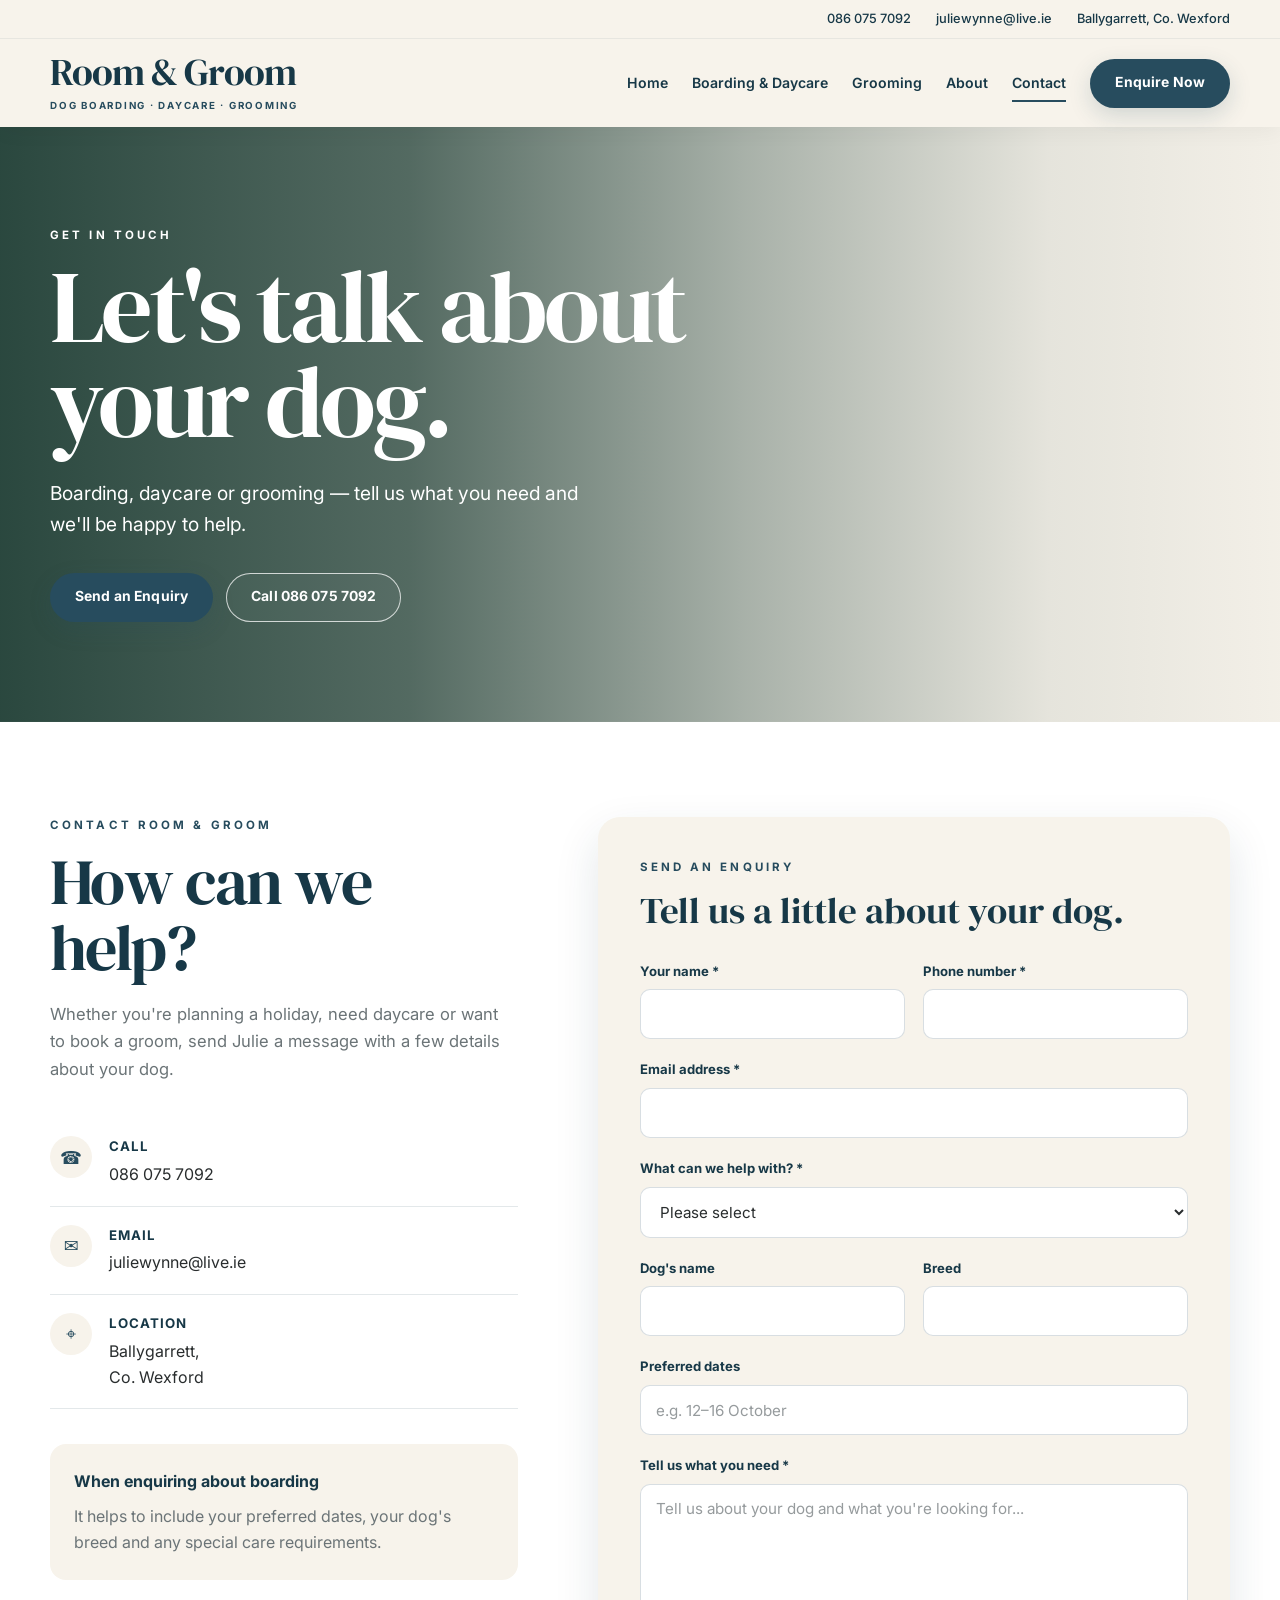
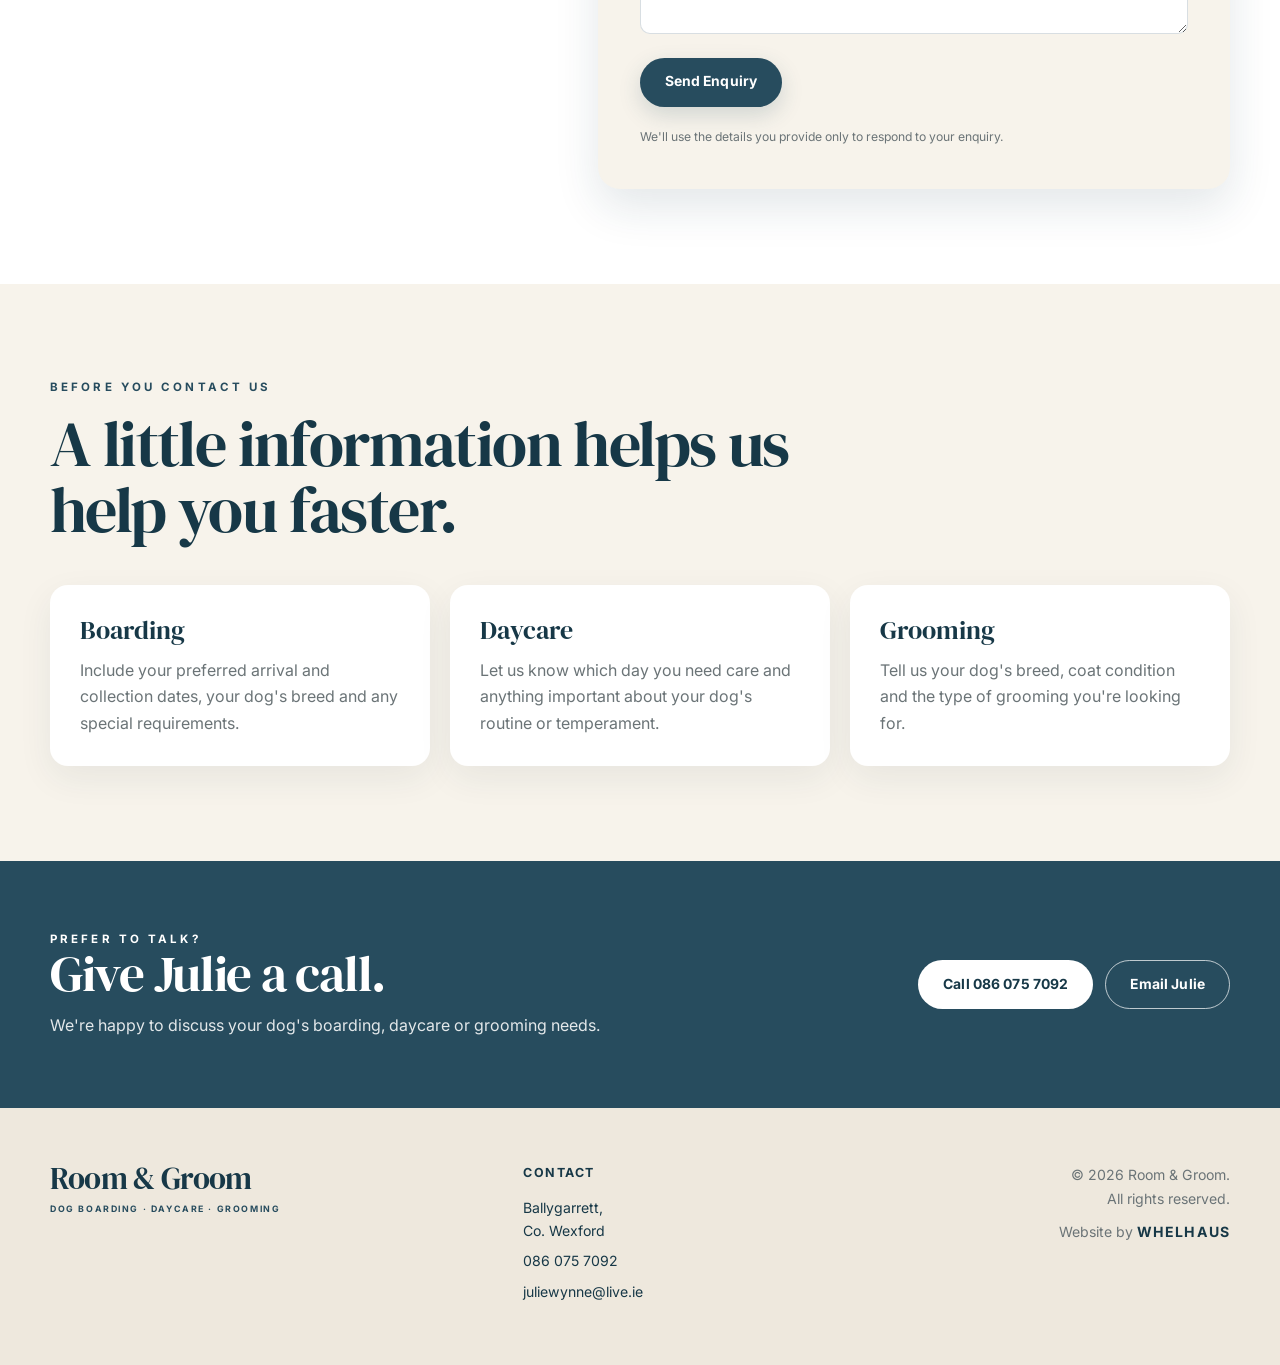
<file: contact.html>
<!DOCTYPE html>
<html lang="en">

<head>
  <meta charset="UTF-8">
  <link rel="icon" type="image/svg+xml" href="favicon.svg">

  <meta name="viewport" content="width=device-width, initial-scale=1.0">

  <meta
    name="description"
    content="Contact Room & Groom in Ballygarrett, Co. Wexford for dog boarding, daycare and professional grooming enquiries."
  >

  <meta name="robots" content="index, follow">

  <title>Contact Room & Groom | Dog Boarding & Grooming Wexford</title>

  <!-- Google Fonts -->
  <link rel="preconnect" href="https://fonts.googleapis.com">
  <link rel="preconnect" href="https://fonts.gstatic.com" crossorigin>

  <link
    href="https://fonts.googleapis.com/css2?family=DM+Serif+Display&family=Inter:wght@400;500;600;700&display=swap"
    rel="stylesheet"
  >

  <!-- Main stylesheet -->
  <link rel="stylesheet" href="css/style.css">
  <link rel="canonical" href="https://www.roomandgroom.com/contact.html">

  <meta property="og:title" content="Contact Room &amp; Groom | Dog Boarding &amp; Grooming Wexford">
  <meta property="og:description" content="Contact Room &amp; Groom in Ballygarrett, Co. Wexford for dog boarding, daycare and professional grooming enquiries.">
  <meta property="og:type" content="website">
  <meta property="og:url" content="https://www.roomandgroom.com/contact.html">
  <meta property="og:image" content="https://www.roomandgroom.com/Room%20and%20Groom.jpg">
  <meta property="og:image:alt" content="Room &amp; Groom premises in Ballygarrett, County Wexford">
  <meta property="og:site_name" content="Room &amp; Groom">
  <meta property="og:locale" content="en_IE">
  <meta name="twitter:card" content="summary_large_image">
</head>

<body>

  <!-- =====================================================
       HEADER
  ====================================================== -->

  <header class="site-header">

    <div class="topbar">
      <div class="container topbar-inner">

        <a href="tel:+353860757092">
          086 075 7092
        </a>

        <a href="mailto:juliewynne@live.ie">
          juliewynne@live.ie
        </a>

        <span>
          Ballygarrett, Co. Wexford
        </span>

      </div>
    </div>


    <div class="container nav-wrap">

      <a
        href="index.html"
        class="brand"
        aria-label="Room and Groom homepage"
      >

        <span class="brand-main">
          Room &amp; Groom
        </span>

        <span class="brand-sub">
          Dog Boarding · Daycare · Grooming
        </span>

      </a>


      <button
        class="menu-toggle"
        type="button"
        aria-label="Open navigation menu"
        aria-expanded="false"
        aria-controls="main-navigation"
      >
        ☰
      </button>


      <nav
  class="main-nav"
  id="main-navigation"
  aria-label="Main navigation"
>

  <a href="index.html">
    Home
  </a>

  <a href="boarding.html">
    Boarding &amp; Daycare
  </a>

  <a href="grooming.html">
    Grooming
  </a>

  <a href="about.html">
    About
  </a>

  <a href="contact.html" class="active">
    Contact
  </a>

  <a
    href="#enquiry"
    class="btn btn-primary nav-cta"
  >
    Enquire Now
  </a>

</nav>

    </div>

  </header>


  <!-- =====================================================
       MAIN
  ====================================================== -->

  <main>


    <!-- =====================================================
         HERO
    ====================================================== -->

    <section
      class="hero"
      style="
        min-height: 500px;
        background:
          linear-gradient(
            90deg,
            rgba(20,53,44,.90) 0%,
            rgba(20,53,44,.72) 32%,
            rgba(20,53,44,.35) 58%,
            rgba(20,53,44,.08) 82%,
            rgba(20,53,44,.02) 100%
          ),
          url('https://images.unsplash.com/photo-1768676758483-ff1d62798ab9?auto=format&fit=crop&w=2200&q=85');
        background-size: cover;
        background-position: center;
        background-repeat: no-repeat;
      "
    >

      <div class="container hero-content">

        <p class="eyebrow">
          Get In Touch
        </p>

        <h1>
          Let's talk about<br>
          your dog.
        </h1>

        <p class="hero-copy">
          Boarding, daycare or grooming — tell us what
          you need and we'll be happy to help.
        </p>

        <div class="hero-actions">

          <a
            href="#enquiry"
            class="btn btn-primary"
          >
            Send an Enquiry
          </a>

          <a
            href="tel:+353860757092"
            class="btn btn-ghost"
          >
            Call 086 075 7092
          </a>

        </div>

      </div>

    </section>


    <!-- =====================================================
         CONTACT INTRO
  ====================================================== -->

    <section
      class="section"
      id="enquiry"
      style="background: white;"
    >

      <div class="container">

        <div class="contact-layout">

          <!-- CONTACT DETAILS -->

          <div class="contact-details">

            <p class="eyebrow dark">
              Contact Room &amp; Groom
            </p>

            <h2>
              How can we help?
            </h2>

            <p class="contact-intro">
              Whether you're planning a holiday, need daycare
              or want to book a groom, send Julie a message
              with a few details about your dog.
            </p>


            <div class="contact-method">

              <span class="contact-icon">
                ☎
              </span>

              <div>
                <strong>Call</strong>

                <a href="tel:+353860757092">
                  086 075 7092
                </a>
              </div>

            </div>


            <div class="contact-method">

              <span class="contact-icon">
                ✉
              </span>

              <div>
                <strong>Email</strong>

                <a href="mailto:juliewynne@live.ie">
                  juliewynne@live.ie
                </a>
              </div>

            </div>


            <div class="contact-method">

              <span class="contact-icon">
                ⌖
              </span>

              <div>
                <strong>Location</strong>

                <span>
                  Ballygarrett,<br>
                  Co. Wexford
                </span>
              </div>

            </div>


            <div class="contact-note">

              <strong>
                When enquiring about boarding
              </strong>

              <p>
                It helps to include your preferred dates,
                your dog's breed and any special care
                requirements.
              </p>

            </div>

          </div>


          <!-- ENQUIRY FORM -->

          <div class="contact-form-wrap">

            <p class="eyebrow dark">
              Send An Enquiry
            </p>

            <h3>
              Tell us a little about
              your dog.
            </h3>


            <form
              class="contact-form"
              action="mailto:juliewynne@live.ie"
              method="post"
              enctype="text/plain"
            >

              <div class="form-row">

                <div class="form-group">

                  <label for="name">
                    Your name *
                  </label>

                  <input
                    type="text"
                    id="name"
                    name="Name"
                    autocomplete="name"
                    required
                  >

                </div>


                <div class="form-group">

                  <label for="phone">
                    Phone number *
                  </label>

                  <input
                    type="tel"
                    id="phone"
                    name="Phone"
                    autocomplete="tel"
                    required
                  >

                </div>

              </div>


              <div class="form-group">

                <label for="email">
                  Email address *
                </label>

                <input
                  type="email"
                  id="email"
                  name="Email"
                  autocomplete="email"
                  required
                >

              </div>


              <div class="form-group">

                <label for="service">
                  What can we help with? *
                </label>

                <select
                  id="service"
                  name="Service"
                  required
                >

                  <option value="">
                    Please select
                  </option>

                  <option value="Boarding">
                    Dog Boarding
                  </option>

                  <option value="Daycare">
                    Dog Daycare
                  </option>

                  <option value="Grooming">
                    Dog Grooming
                  </option>

                  <option value="Other">
                    Something Else
                  </option>

                </select>

              </div>


              <div class="form-row">

                <div class="form-group">

                  <label for="dog-name">
                    Dog's name
                  </label>

                  <input
                    type="text"
                    id="dog-name"
                    name="Dog Name"
                  >

                </div>


                <div class="form-group">

                  <label for="breed">
                    Breed
                  </label>

                  <input
                    type="text"
                    id="breed"
                    name="Breed"
                  >

                </div>

              </div>


              <div class="form-group">

                <label for="dates">
                  Preferred dates
                </label>

                <input
                  type="text"
                  id="dates"
                  name="Preferred Dates"
                  placeholder="e.g. 12–16 October"
                >

              </div>


              <div class="form-group">

                <label for="message">
                  Tell us what you need *
                </label>

                <textarea
                  id="message"
                  name="Message"
                  rows="6"
                  required
                  placeholder="Tell us about your dog and what you're looking for..."
                ></textarea>

              </div>


              <button
                type="submit"
                class="btn btn-primary form-submit"
              >
                Send Enquiry
              </button>


              <p class="form-small">
                We'll use the details you provide only
                to respond to your enquiry.
              </p>

            </form>

          </div>

        </div>

      </div>

    </section>


    <!-- =====================================================
         QUICK CONTACT
    ====================================================== -->

    <section
      class="section"
      style="background: var(--cream);"
    >

      <div class="container">

        <div class="section-heading">

          <p class="eyebrow dark">
            Before You Contact Us
          </p>

          <h2>
            A little information
            helps us help you faster.
          </h2>

        </div>


        <div class="testimonial-grid">

          <article class="info-card">

            <h3>
              Boarding
            </h3>

            <p>
              Include your preferred arrival and collection
              dates, your dog's breed and any special
              requirements.
            </p>

          </article>


          <article class="info-card">

            <h3>
              Daycare
            </h3>

            <p>
              Let us know which day you need care and
              anything important about your dog's routine
              or temperament.
            </p>

          </article>


          <article class="info-card">

            <h3>
              Grooming
            </h3>

            <p>
              Tell us your dog's breed, coat condition
              and the type of grooming you're looking for.
            </p>

          </article>

        </div>

      </div>

    </section>


    <!-- =====================================================
         PHONE CTA
    ====================================================== -->

    <section class="cta">

      <div class="container cta-inner">

        <div>

          <p class="eyebrow">
            Prefer To Talk?
          </p>

          <h2>
            Give Julie a call.
          </h2>

          <p>
            We're happy to discuss your dog's
            boarding, daycare or grooming needs.
          </p>

        </div>


        <div class="cta-actions">

          <a
            href="tel:+353860757092"
            class="btn btn-light"
          >
            Call 086 075 7092
          </a>

          <a
            href="mailto:juliewynne@live.ie"
            class="btn btn-ghost-light"
          >
            Email Julie
          </a>

        </div>

      </div>

    </section>

  </main>


  <!-- =====================================================
       FOOTER
  ====================================================== -->

  <footer class="site-footer">

    <div class="container footer-grid">

      <div>

        <a
          href="index.html"
          class="brand footer-brand"
        >

          <span class="brand-main">
            Room &amp; Groom
          </span>

          <span class="brand-sub">
            Dog Boarding · Daycare · Grooming
          </span>

        </a>

      </div>


      <div class="footer-contact">

        <strong>
          Contact
        </strong>

        <p>
          Ballygarrett,<br>
          Co. Wexford
        </p>

        <p>
          <a href="tel:+353860757092">
            086 075 7092
          </a>
        </p>

        <p>
          <a href="mailto:juliewynne@live.ie">
            juliewynne@live.ie
          </a>
        </p>

      </div>


      <div class="credit">

        <p>
          © 2026 Room &amp; Groom.<br>
          All rights reserved.
        </p>

        <p>
  Website by
  <a
    href="https://whelhaus.ie/"
    target="_blank"
    rel="noopener noreferrer"
    class="whelhaus-link"
  >
    <strong>WHELHAUS</strong>
  </a>
</p>

      </div>

    </div>

  </footer>


  <!-- =====================================================
       MOBILE NAVIGATION
  ====================================================== -->

  <script>

    const menuToggle =
      document.querySelector(".menu-toggle");

    const mainNav =
      document.querySelector(".main-nav");


    if (menuToggle && mainNav) {

      menuToggle.addEventListener("click", () => {

        const isOpen =
          mainNav.classList.toggle("open");

        menuToggle.setAttribute(
          "aria-expanded",
          String(isOpen)
        );

      });


      mainNav
        .querySelectorAll("a")
        .forEach(link => {

          link.addEventListener("click", () => {

            mainNav.classList.remove("open");

            menuToggle.setAttribute(
              "aria-expanded",
              "false"
            );

          });

        });

    }

  </script>

</body>
</html>
</file>
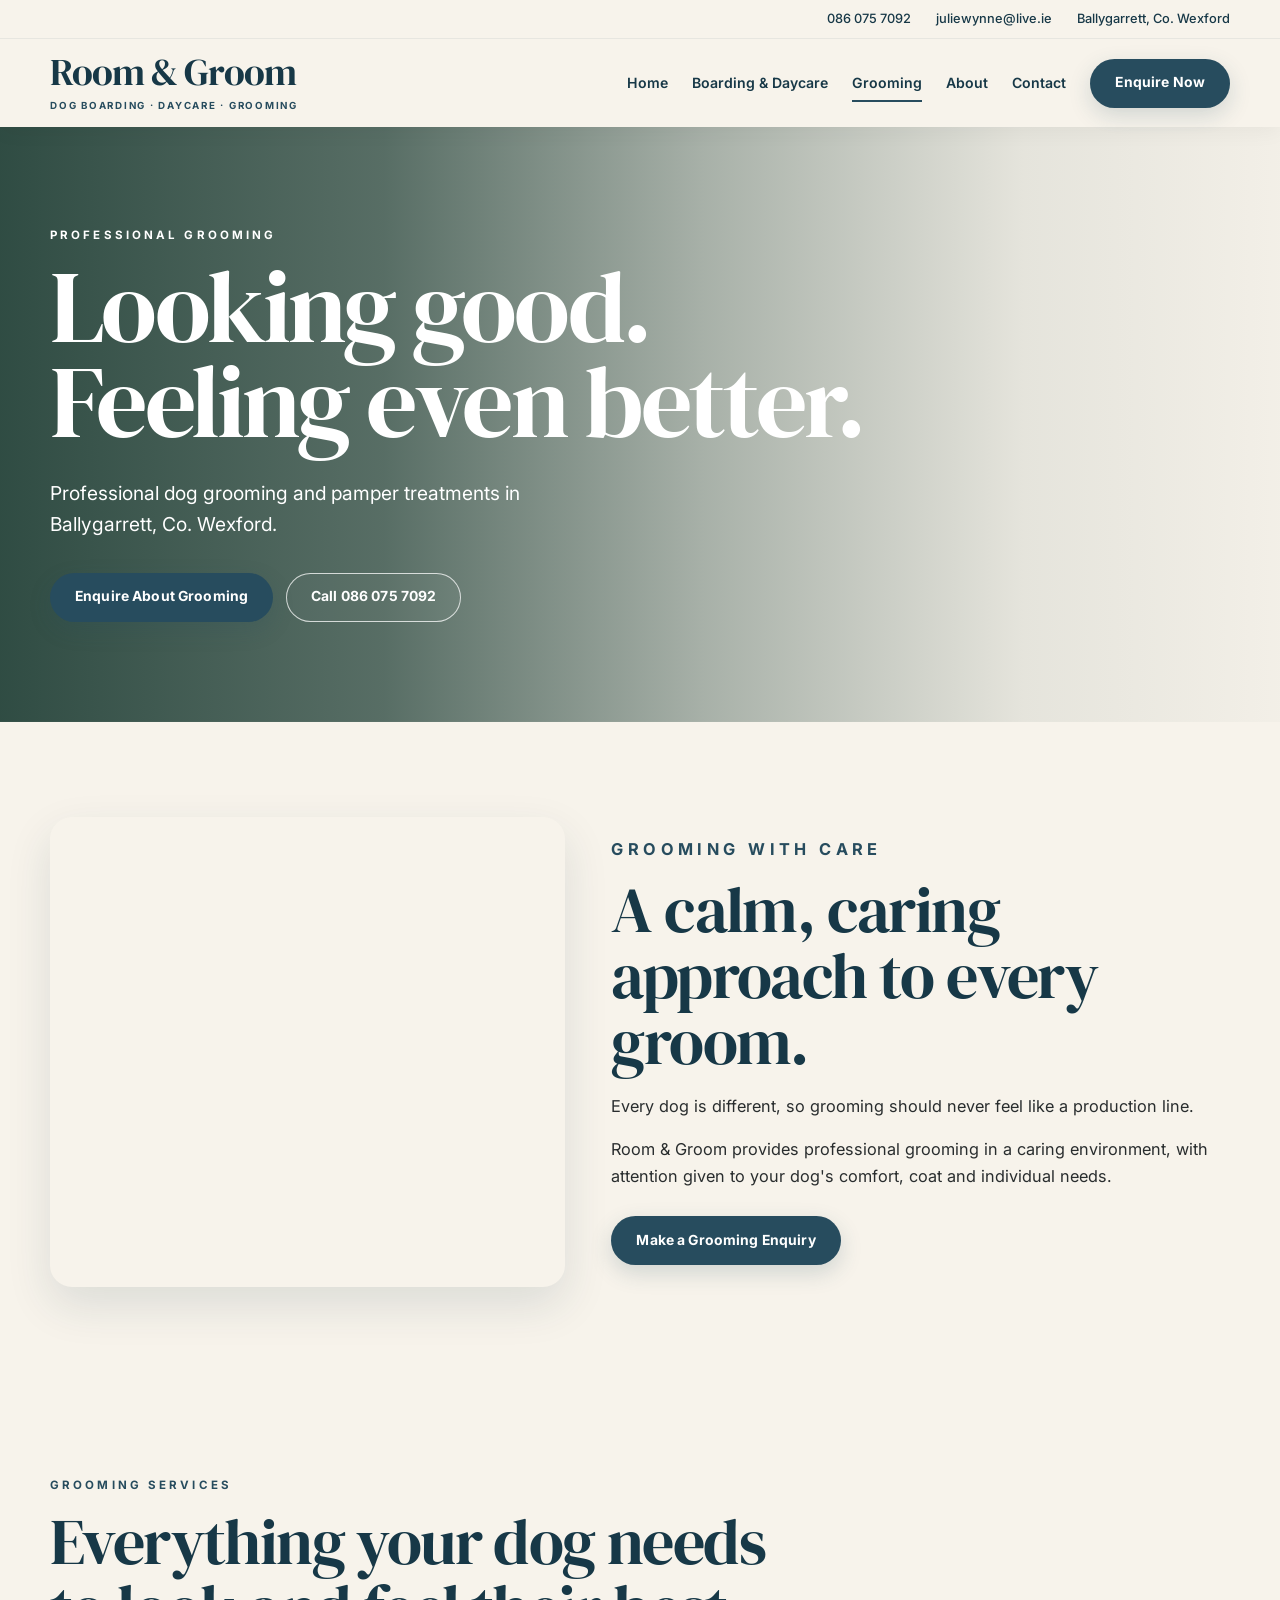
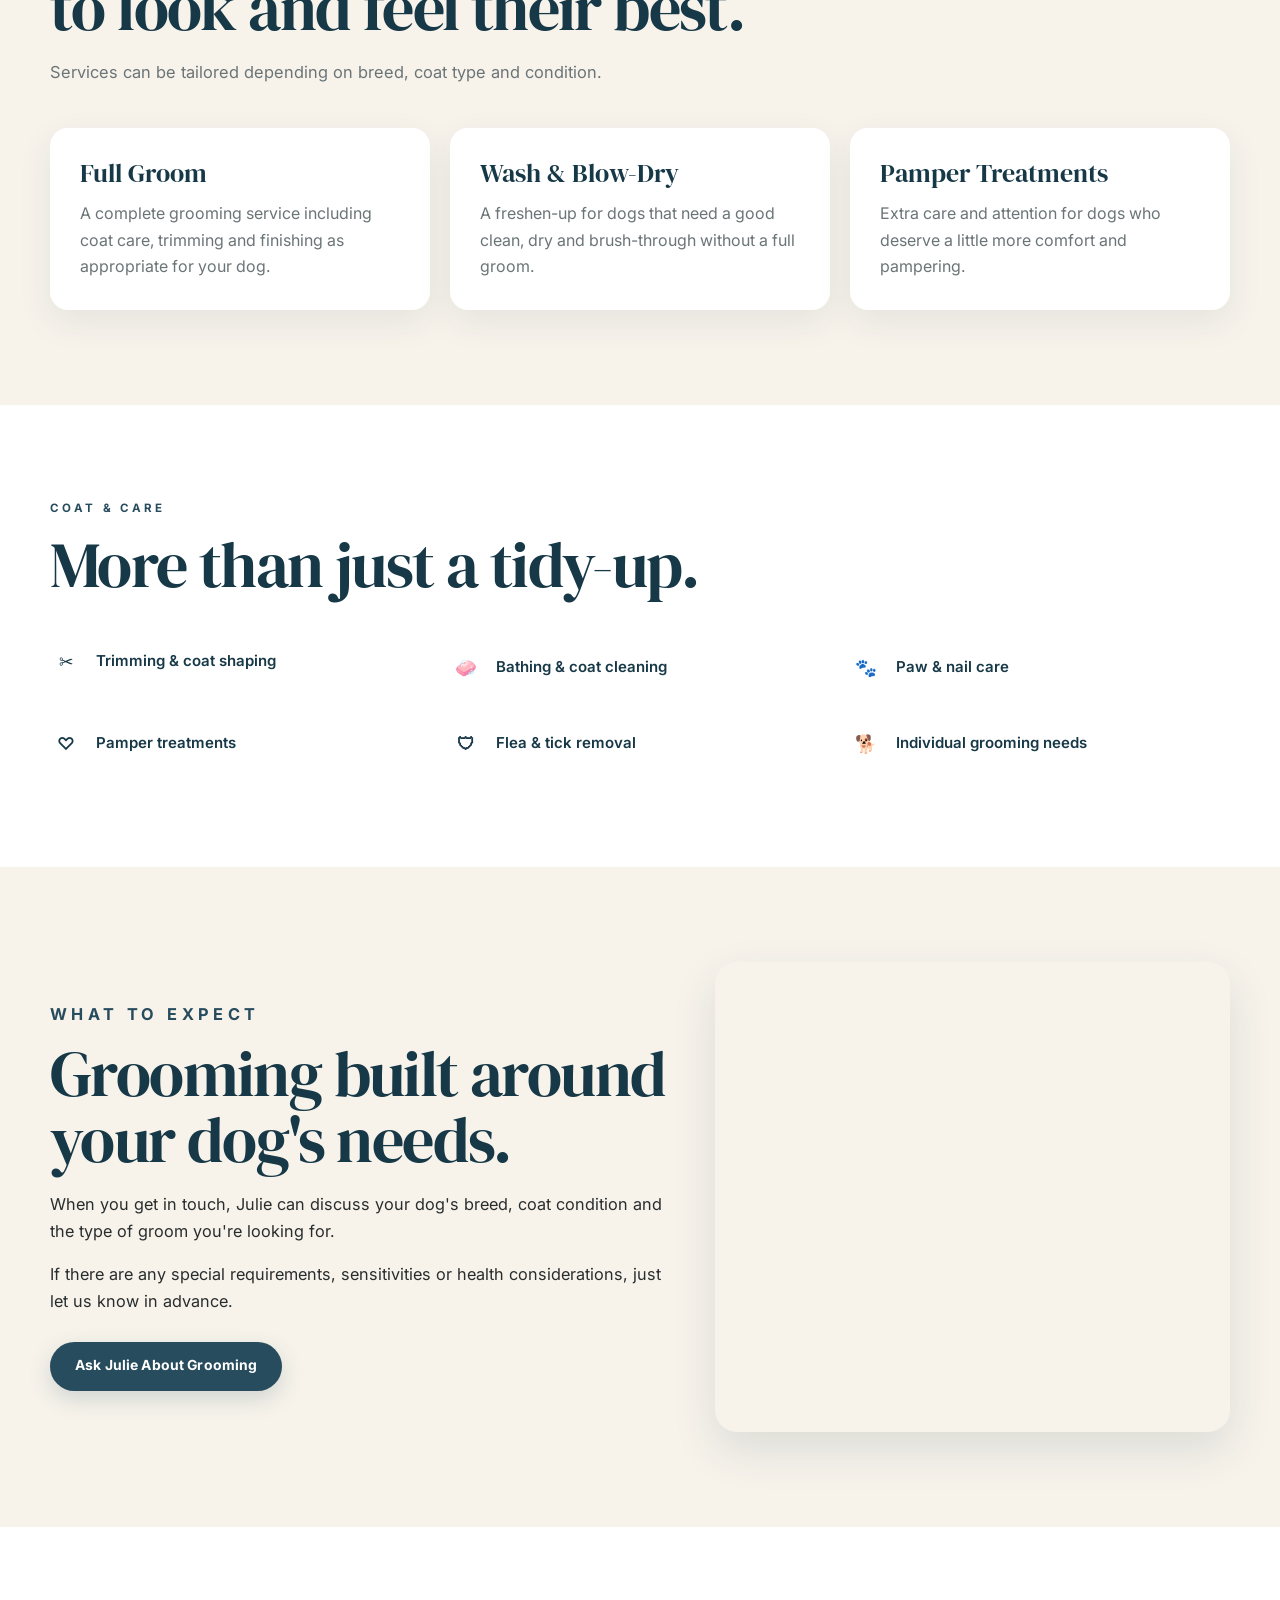
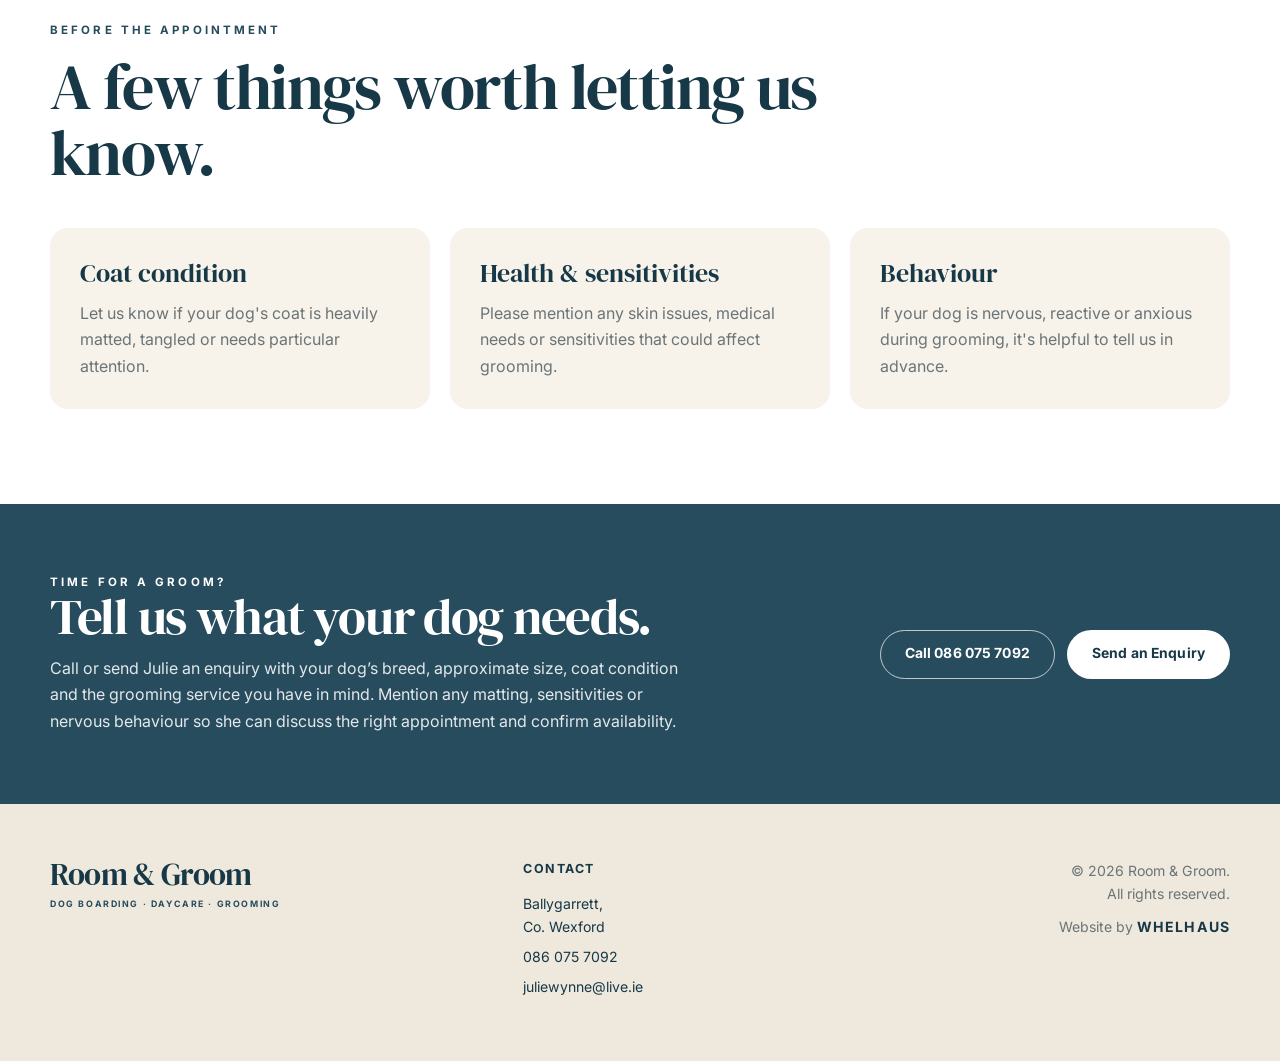
<file: grooming.html>
<!DOCTYPE html>
<html lang="en">

<head>
  <meta charset="UTF-8">
  <link rel="icon" type="image/svg+xml" href="favicon.svg">

  <meta name="viewport" content="width=device-width, initial-scale=1.0">

  <meta
    name="description"
    content="Professional dog grooming at Room & Groom in Ballygarrett, Co. Wexford. Grooming, pamper treatments and coat care in a calm, caring environment."
  >

  <meta name="robots" content="index, follow">

  <title>Dog Grooming Wexford | Room & Groom Ballygarrett</title>

  <!-- Google Fonts -->
  <link rel="preconnect" href="https://fonts.googleapis.com">
  <link rel="preconnect" href="https://fonts.gstatic.com" crossorigin>

  <link
    href="https://fonts.googleapis.com/css2?family=DM+Serif+Display&family=Inter:wght@400;500;600;700&display=swap"
    rel="stylesheet"
  >

  <!-- Main stylesheet -->
  <link rel="stylesheet" href="css/style.css">
  <link rel="canonical" href="https://www.roomandgroom.com/grooming.html">

  <meta property="og:title" content="Dog Grooming Wexford | Room &amp; Groom Ballygarrett">
  <meta property="og:description" content="Professional dog grooming at Room &amp; Groom in Ballygarrett, Co. Wexford. Grooming, pamper treatments and coat care in a calm, caring environment.">
  <meta property="og:type" content="website">
  <meta property="og:url" content="https://www.roomandgroom.com/grooming.html">
  <meta property="og:image" content="https://www.roomandgroom.com/Room%20and%20Groom.jpg">
  <meta property="og:image:alt" content="Room &amp; Groom premises in Ballygarrett, County Wexford">
  <meta property="og:site_name" content="Room &amp; Groom">
  <meta property="og:locale" content="en_IE">
  <meta name="twitter:card" content="summary_large_image">
</head>

<body>

  <!-- =====================================================
       HEADER
  ====================================================== -->

  <header class="site-header">

    <div class="topbar">

      <div class="container topbar-inner">

        <a href="tel:+353860757092">
          086 075 7092
        </a>

        <a href="mailto:juliewynne@live.ie">
          juliewynne@live.ie
        </a>

        <span>
          Ballygarrett, Co. Wexford
        </span>

      </div>

    </div>


    <div class="container nav-wrap">

      <a
        href="index.html"
        class="brand"
        aria-label="Room and Groom homepage"
      >

        <span class="brand-main">
          Room &amp; Groom
        </span>

        <span class="brand-sub">
          Dog Boarding · Daycare · Grooming
        </span>

      </a>


      <button
        class="menu-toggle"
        type="button"
        aria-label="Open navigation menu"
        aria-expanded="false"
        aria-controls="main-navigation"
      >
        ☰
      </button>


     <nav
  class="main-nav"
  id="main-navigation"
  aria-label="Main navigation"
>

  <a href="index.html">
    Home
  </a>

  <a href="boarding.html">
    Boarding &amp; Daycare
  </a>

  <a href="grooming.html" class="active">
    Grooming
  </a>

  <a href="about.html">
    About
  </a>

  <a href="contact.html">
    Contact
  </a>

  <a
    href="contact.html#enquiry"
    class="btn btn-primary nav-cta"
  >
    Enquire Now
  </a>

</nav>

    </div>

  </header>


  <!-- =====================================================
       MAIN
  ====================================================== -->

  <main>

    <!-- =====================================================
         HERO
    ====================================================== -->

    <section
      class="hero"
      style="
        min-height: 560px;
        background:
          linear-gradient(
            90deg,
            rgba(20,53,44,.88) 0%,
            rgba(20,53,44,.70) 30%,
            rgba(20,53,44,.35) 55%,
            rgba(20,53,44,.08) 80%,
            rgba(20,53,44,.02) 100%
          ),
          url('https://images.unsplash.com/photo-1719464454959-9cf304ef4774?auto=format&fit=crop&w=2200&q=85');
        background-size: cover;
        background-position: center;
        background-repeat: no-repeat;
      "
    >

      <div class="container hero-content">

        <p class="eyebrow">
          Professional Grooming
        </p>

        <h1>
          Looking good.<br>
          Feeling even better.
        </h1>

        <p class="hero-copy">
          Professional dog grooming and pamper treatments
          in Ballygarrett, Co. Wexford.
        </p>


        <div class="hero-actions">

          <a
            href="index.html#contact"
            class="btn btn-primary"
          >
            Enquire About Grooming
          </a>

          <a
            href="tel:+353860757092"
            class="btn btn-ghost"
          >
            Call 086 075 7092
          </a>

        </div>

      </div>

    </section>


    <!-- =====================================================
         INTRO
    ====================================================== -->

    <section class="section">

      <div class="container">

        <div
          class="about-grid"
          style="grid-template-columns: 1fr 1.2fr;"
        >

          <div
            class="grooming-image"
            role="img"
            aria-label="Professional dog grooming"
          ></div>


          <div class="about-copy">

            <p class="eyebrow dark">
              Grooming With Care
            </p>

            <h2>
              A calm, caring approach
              to every groom.
            </h2>

            <p>
              Every dog is different, so grooming should never
              feel like a production line.
            </p>

            <p>
              Room &amp; Groom provides professional grooming
              in a caring environment, with attention given to
              your dog's comfort, coat and individual needs.
            </p>

            <a
              href="index.html#contact"
              class="btn btn-primary"
            >
              Make a Grooming Enquiry
            </a>

          </div>

        </div>

      </div>

    </section>


    <!-- =====================================================
         SERVICES
    ====================================================== -->

    <section
      class="section"
      style="background: var(--cream);"
    >

      <div class="container">

        <div class="section-heading">

          <p class="eyebrow dark">
            Grooming Services
          </p>

          <h2>
            Everything your dog needs
            to look and feel their best.
          </h2>

          <p>
            Services can be tailored depending on breed,
            coat type and condition.
          </p>

        </div>


        <div class="testimonial-grid">

          <article
            style="
              background: white;
              padding: 30px;
              border-radius: 18px;
              box-shadow: 0 12px 35px rgba(23,56,71,.08);
            "
          >

            <h3>
              Full Groom
            </h3>

            <p>
              A complete grooming service including coat care,
              trimming and finishing as appropriate for your dog.
            </p>

          </article>


          <article
            style="
              background: white;
              padding: 30px;
              border-radius: 18px;
              box-shadow: 0 12px 35px rgba(23,56,71,.08);
            "
          >

            <h3>
              Wash &amp; Blow-Dry
            </h3>

            <p>
              A freshen-up for dogs that need a good clean,
              dry and brush-through without a full groom.
            </p>

          </article>


          <article
            style="
              background: white;
              padding: 30px;
              border-radius: 18px;
              box-shadow: 0 12px 35px rgba(23,56,71,.08);
            "
          >

            <h3>
              Pamper Treatments
            </h3>

            <p>
              Extra care and attention for dogs who deserve
              a little more comfort and pampering.
            </p>

          </article>

        </div>

      </div>

    </section>


    <!-- =====================================================
         ADDITIONAL CARE
    ====================================================== -->

    <section
      class="section"
      style="background: white;"
    >

      <div class="container">

        <div class="section-heading">

          <p class="eyebrow dark">
            Coat &amp; Care
          </p>

          <h2>
            More than just a tidy-up.
          </h2>

        </div>


        <div
          class="features"
          style="
            border-left: 0;
            padding-left: 0;
            display: grid;
            grid-template-columns: repeat(3, 1fr);
            gap: 20px;
          "
        >

          <div class="feature">
            <span class="feature-icon">✂</span>
            <span>Trimming &amp; coat shaping</span>
          </div>

          <div class="feature">
            <span class="feature-icon">🧼</span>
            <span>Bathing &amp; coat cleaning</span>
          </div>

          <div class="feature">
            <span class="feature-icon">🐾</span>
            <span>Paw &amp; nail care</span>
          </div>

          <div class="feature">
            <span class="feature-icon">♡</span>
            <span>Pamper treatments</span>
          </div>

          <div class="feature">
            <span class="feature-icon">🛡</span>
            <span>Flea &amp; tick removal</span>
          </div>

          <div class="feature">
            <span class="feature-icon">🐕</span>
            <span>Individual grooming needs</span>
          </div>

        </div>

      </div>

    </section>


    <!-- =====================================================
         WHAT TO EXPECT
    ====================================================== -->

    <section
      class="section"
      style="background: var(--cream);"
    >

      <div class="container">

        <div
          class="about-grid"
          style="grid-template-columns: 1.2fr 1fr;"
        >

          <div class="about-copy">

            <p class="eyebrow dark">
              What To Expect
            </p>

            <h2>
              Grooming built around
              your dog's needs.
            </h2>

            <p>
              When you get in touch, Julie can discuss your dog's
              breed, coat condition and the type of groom you're
              looking for.
            </p>

            <p>
              If there are any special requirements, sensitivities
              or health considerations, just let us know in advance.
            </p>

            <a
              href="index.html#contact"
              class="btn btn-primary"
            >
              Ask Julie About Grooming
            </a>

          </div>


          <div
            class="about-image"
            style="
              background:
                url('https://images.unsplash.com/photo-1719464454959-9cf304ef4774?auto=format&fit=crop&w=1400&q=85')
                center / cover
                no-repeat;
            "
            role="img"
            aria-label="Dog receiving grooming care"
          ></div>

        </div>

      </div>

    </section>


    <!-- =====================================================
         BEFORE THE APPOINTMENT
    ====================================================== -->

    <section
      class="section"
      style="background: white;"
    >

      <div class="container">

        <div class="section-heading">

          <p class="eyebrow dark">
            Before The Appointment
          </p>

          <h2>
            A few things worth
            letting us know.
          </h2>

        </div>


        <div class="testimonial-grid">

          <article
            style="
              background: var(--cream);
              padding: 30px;
              border-radius: 18px;
            "
          >

            <h3>
              Coat condition
            </h3>

            <p>
              Let us know if your dog's coat is heavily matted,
              tangled or needs particular attention.
            </p>

          </article>


          <article
            style="
              background: var(--cream);
              padding: 30px;
              border-radius: 18px;
            "
          >

            <h3>
              Health &amp; sensitivities
            </h3>

            <p>
              Please mention any skin issues, medical needs
              or sensitivities that could affect grooming.
            </p>

          </article>


          <article
            style="
              background: var(--cream);
              padding: 30px;
              border-radius: 18px;
            "
          >

            <h3>
              Behaviour
            </h3>

            <p>
              If your dog is nervous, reactive or anxious during
              grooming, it's helpful to tell us in advance.
            </p>

          </article>

        </div>

      </div>

    </section>


    <!-- =====================================================
         CTA
    ====================================================== -->

    <section class="cta">

      <div class="container cta-inner">

        <div>

          <p class="eyebrow">
            Time For A Groom?
          </p>

          <h2>
            Tell us what
            your dog needs.
          </h2>

          <p>
            Call or send Julie an enquiry with your dog’s breed, approximate size, coat condition and the grooming service you have in mind. Mention any matting, sensitivities or nervous behaviour so she can discuss the right appointment and confirm availability.
          </p>

        </div>


        <div class="cta-actions">

          <a
            href="tel:+353860757092"
            class="btn btn-ghost-light"
          >
            Call 086 075 7092
          </a>

          <a
            href="mailto:juliewynne@live.ie?subject=Room%20%26%20Groom%20Grooming%20Enquiry"
            class="btn btn-light"
          >
            Send an Enquiry
          </a>

        </div>

      </div>

    </section>

  </main>


  <!-- =====================================================
       FOOTER
  ====================================================== -->

  <footer class="site-footer">

    <div class="container footer-grid">


      <div>

        <a
          href="index.html"
          class="brand footer-brand"
        >

          <span class="brand-main">
            Room &amp; Groom
          </span>

          <span class="brand-sub">
            Dog Boarding · Daycare · Grooming
          </span>

        </a>

      </div>


      <div class="footer-contact">

        <strong>
          Contact
        </strong>

        <p>
          Ballygarrett,<br>
          Co. Wexford
        </p>

        <p>
          <a href="tel:+353860757092">
            086 075 7092
          </a>
        </p>

        <p>
          <a href="mailto:juliewynne@live.ie">
            juliewynne@live.ie
          </a>
        </p>

      </div>


      <div class="credit">

        <p>
          © 2026 Room &amp; Groom.<br>
          All rights reserved.
        </p>

        <p>
  Website by
  <a
    href="https://whelhaus.ie/"
    target="_blank"
    rel="noopener noreferrer"
    class="whelhaus-link"
  >
    <strong>WHELHAUS</strong>
  </a>
</p>

      </div>

    </div>

  </footer>


  <!-- =====================================================
       MOBILE NAVIGATION
  ====================================================== -->

  <script>

    const menuToggle =
      document.querySelector(".menu-toggle");

    const mainNav =
      document.querySelector(".main-nav");


    if (menuToggle && mainNav) {

      menuToggle.addEventListener("click", () => {

        const isOpen =
          mainNav.classList.toggle("open");

        menuToggle.setAttribute(
          "aria-expanded",
          String(isOpen)
        );

      });


      mainNav
        .querySelectorAll("a")
        .forEach(link => {

          link.addEventListener("click", () => {

            mainNav.classList.remove("open");

            menuToggle.setAttribute(
              "aria-expanded",
              "false"
            );

          });

        });

    }

  </script>

</body>
</html>
</file>
<file: css/style.css>
/* =========================================================
   ROOM & GROOM
   MASTER STYLESHEET
   Website by WHELHAUS
   ========================================================= */


/* =========================================================
   1. DESIGN SYSTEM
   ========================================================= */

:root {
  --blue: #274c5e;
  --blue-dark: #173847;

  --green: #315f50;
  --green-dark: #173f34;

  --cream: #f7f3eb;
  --cream-dark: #eee8dd;

  --sage: #9baa96;
  --sage-dark: #7f927d;

  --white: #ffffff;

  --text: #292d2e;
  --muted: #6b7477;

  --border: rgba(39, 76, 94, 0.13);

  --radius: 22px;
  --radius-small: 16px;

  --shadow:
    0 18px 45px rgba(23, 56, 71, 0.12);

  --shadow-hover:
    0 25px 55px rgba(23, 56, 71, 0.18);
}


/* =========================================================
   2. RESET
   ========================================================= */

*,
*::before,
*::after {
  box-sizing: border-box;
}

html {
  scroll-behavior: smooth;
  scroll-padding-top: 130px;
}

body {
  margin: 0;

  font-family:
    "Inter",
    system-ui,
    -apple-system,
    BlinkMacSystemFont,
    "Segoe UI",
    sans-serif;

  color: var(--text);
  background: var(--cream);

  font-size: 16px;
  line-height: 1.65;

  -webkit-font-smoothing: antialiased;
  text-rendering: optimizeLegibility;
}

body,
button,
input,
textarea,
select {
  font-family:
    "Inter",
    system-ui,
    -apple-system,
    BlinkMacSystemFont,
    "Segoe UI",
    sans-serif;
}

img {
  display: block;
  max-width: 100%;
}

a {
  color: inherit;
  text-decoration: none;
}

button {
  cursor: pointer;
}

p {
  margin-top: 0;
}

.container {
  width: min(1180px, calc(100% - 40px));
  margin-inline: auto;
}


/* =========================================================
   3. HEADER
   ========================================================= */

.site-header {
  position: sticky;

  top: 0;

  z-index: 1000;

  background: rgba(247, 243, 235, 0.97);

  backdrop-filter: blur(12px);
  -webkit-backdrop-filter: blur(12px);

  box-shadow:
    0 5px 20px rgba(0, 0, 0, 0.045);
}


/* =========================================================
   4. TOP CONTACT BAR
   ========================================================= */

.topbar {
  background: var(--cream);

  border-bottom:
    1px solid rgba(39, 76, 94, 0.08);
}

.topbar-inner {
  min-height: 38px;

  display: flex;

  justify-content: flex-end;
  align-items: center;

  gap: 25px;

  color: var(--blue-dark);

  font-size: 0.8rem;
  font-weight: 500;
}

.topbar a {
  transition:
    color 0.2s ease,
    opacity 0.2s ease;
}

.topbar a:hover {
  color: var(--blue);
  opacity: 0.75;
}


/* =========================================================
   5. MAIN NAVIGATION
   ========================================================= */

.nav-wrap {
  position: relative;

  min-height: 88px;

  display: flex;

  align-items: center;
  justify-content: space-between;

  gap: 35px;
}


/* BRAND */

.brand {
  display: inline-flex;

  flex-direction: column;

  flex-shrink: 0;

  line-height: 1;
}

.brand-main {
  font-family:
    "DM Serif Display",
    Georgia,
    serif;

  color: var(--blue-dark);

  font-size: 2.35rem;

  font-weight: 400;

  letter-spacing: -0.025em;
}

.brand-sub {
  margin-top: 9px;

  color: var(--blue);

  font-size: 0.61rem;

  font-weight: 700;

  line-height: 1.2;

  letter-spacing: 0.18em;

  text-transform: uppercase;
}


/* NAV LINKS */

.main-nav {
  display: flex;

  align-items: center;

  gap: 24px;

  color: var(--blue-dark);

  font-size: 0.88rem;

  font-weight: 600;
}

.main-nav > a:not(.btn) {
  position: relative;

  padding: 8px 0;
}

.main-nav > a:not(.btn)::after {
  content: "";

  position: absolute;

  left: 0;
  bottom: 1px;

  width: 0;
  height: 2px;

  background: var(--blue);

  transition: width 0.22s ease;
}

.main-nav > a:not(.btn):hover::after,
.main-nav > a.active:not(.btn)::after {
  width: 100%;
}


/* MOBILE MENU BUTTON */

.menu-toggle {
  display: none;

  padding: 5px;

  border: 0;

  background: transparent;

  color: var(--blue-dark);

  font-size: 1.8rem;

  line-height: 1;
}


/* =========================================================
   6. BUTTONS
   ========================================================= */

.btn {
  display: inline-flex;

  align-items: center;
  justify-content: center;

  min-height: 49px;

  padding: 0 24px;

  border: 1px solid transparent;

  border-radius: 999px;

  font-size: 0.87rem;

  font-weight: 700;

  line-height: 1;

  letter-spacing: 0.01em;

  transition:
    transform 0.2s ease,
    background-color 0.2s ease,
    color 0.2s ease,
    border-color 0.2s ease,
    box-shadow 0.2s ease;
}

.btn:hover {
  transform: translateY(-2px);
}


/* PRIMARY BUTTON */

.btn-primary {
  background: var(--blue);

  color: var(--white);

  box-shadow:
    0 8px 22px rgba(39, 76, 94, 0.18);
}

.btn-primary:hover {
  background: var(--blue-dark);

  box-shadow:
    0 12px 28px rgba(39, 76, 94, 0.24);
}


/* HERO OUTLINE */

.btn-ghost {
  border-color:
    rgba(255, 255, 255, 0.75);

  background:
    rgba(255, 255, 255, 0.03);

  color: var(--white);
}

.btn-ghost:hover {
  background: var(--white);

  border-color: var(--white);

  color: var(--blue-dark);
}


/* WHITE CTA BUTTON */

.btn-light {
  background: var(--white);

  color: var(--blue-dark);
}

.btn-light:hover {
  background: var(--cream);
}


/* WHITE OUTLINE CTA */

.btn-ghost-light {
  border-color:
    rgba(255, 255, 255, 0.7);

  color: var(--white);
}

.btn-ghost-light:hover {
  background: var(--white);

  border-color: var(--white);

  color: var(--blue-dark);
}


/* =========================================================
   7. HERO
   ========================================================= */

.hero {
  position: relative;

  min-height: 650px;

  display: flex;

  align-items: center;

  overflow: hidden;

  background:
    linear-gradient(
      90deg,
      rgba(20, 53, 44, 0.88) 0%,
      rgba(20, 53, 44, 0.72) 28%,
      rgba(20, 53, 44, 0.38) 51%,
      rgba(20, 53, 44, 0.08) 78%,
      rgba(20, 53, 44, 0.02) 100%
    ),
    url(
      "https://images.unsplash.com/photo-1768676758483-ff1d62798ab9?auto=format&fit=crop&w=2200&q=85"
    );

  background-size: cover;

  background-position: center;

  background-repeat: no-repeat;
}

.hero-overlay {
  position: absolute;

  inset: 0;

  pointer-events: none;
}

.hero-content {
  position: relative;

  z-index: 2;

  padding-top: 100px;
  padding-bottom: 100px;

  color: var(--white);
}


/* EYEBROW */

.eyebrow {
  margin: 0 0 16px;

  font-size: 0.72rem;

  font-weight: 700;

  line-height: 1.4;

  letter-spacing: 0.27em;

  text-transform: uppercase;
}

.eyebrow.dark {
  color: var(--blue);
}


/* HERO HEADING */

.hero h1 {
  max-width: 820px;

  margin: 0;

  font-family:
    "DM Serif Display",
    Georgia,
    serif;

  font-size:
    clamp(4rem, 8vw, 7.4rem);

  font-weight: 400;

  line-height: 0.93;

  letter-spacing: -0.035em;
}

.hero-copy {
  max-width: 570px;

  margin: 28px 0 32px;

  font-size: 1.2rem;

  line-height: 1.65;
}

.hero-actions {
  display: flex;

  flex-wrap: wrap;

  gap: 13px;
}


/* =========================================================
   8. GENERAL SECTIONS
   ========================================================= */

.section {
  padding: 95px 0;
}

.section-heading {
  max-width: 770px;

  margin-bottom: 42px;
}

.section-heading > p:last-child {
  max-width: 680px;

  color: var(--muted);

  font-size: 1.03rem;
}

.section h2,
.cta h2 {
  margin: 0 0 18px;

  font-family:
    "DM Serif Display",
    Georgia,
    serif;

  color: var(--blue-dark);

  font-size:
    clamp(2.65rem, 5vw, 4.5rem);

  font-weight: 400;

  line-height: 1.03;

  letter-spacing: -0.025em;
}

.section h3 {
  margin: 0 0 12px;

  font-family:
    "DM Serif Display",
    Georgia,
    serif;

  color: var(--blue-dark);

  font-size: 1.65rem;

  font-weight: 400;

  line-height: 1.15;
}


/* =========================================================
   9. HOMEPAGE SERVICES
   ========================================================= */

.services {
  background: var(--cream);
}

.service-grid {
  display: grid;

  grid-template-columns:
    repeat(3, minmax(0, 1fr));

  gap: 20px;
}

.service-card {
  position: relative;

  min-height: 440px;

  overflow: hidden;

  border-radius: var(--radius);

  background-size: cover;

  background-position: center;

  background-repeat: no-repeat;

  box-shadow: var(--shadow);

  transition:
    transform 0.3s ease,
    box-shadow 0.3s ease;
}

.service-card:hover {
  transform: translateY(-6px);

  box-shadow: var(--shadow-hover);
}

.service-card::after {
  content: "";

  position: absolute;

  inset: 0;

  background:
    linear-gradient(
      to top,
      rgba(16, 42, 34, 0.93) 0%,
      rgba(16, 42, 34, 0.6) 32%,
      rgba(16, 42, 34, 0.08) 72%
    );
}


/* BOARDING IMAGE */

.service-card-boarding {
  background-image:
    url(
      "https://images.unsplash.com/photo-1777613074055-9a3eebe0825f?auto=format&fit=crop&w=1400&q=85"
    );
}


/* DAYCARE IMAGE */

.service-card-daycare {
  background-image:
    url(
      "https://images.unsplash.com/photo-1781336469103-71dfd815a2c6?auto=format&fit=crop&w=1400&q=85"
    );
}


/* GROOMING IMAGE */

.service-card-grooming {
  background-image:
    url(
      "https://images.unsplash.com/photo-1719464454959-9cf304ef4774?auto=format&fit=crop&w=1400&q=85"
    );
}


/* SERVICE CARD CONTENT */

.service-card-inner {
  position: absolute;

  z-index: 2;

  right: 28px;
  bottom: 28px;
  left: 28px;

  color: var(--white);
}

.service-card h3 {
  margin: 0 0 7px;

  color: var(--white);

  font-size: 2.25rem;
}

.service-card p {
  max-width: 310px;

  margin: 0 0 17px;

  color:
    rgba(255, 255, 255, 0.9);
}

.service-card a {
  display: inline-block;

  color: var(--white);

  font-size: 0.88rem;

  font-weight: 700;

  transition:
    transform 0.2s ease,
    opacity 0.2s ease;
}

.service-card a:hover {
  transform: translateX(4px);

  opacity: 0.85;
}


/* =========================================================
   10. GROOMING SECTION
   ========================================================= */

.grooming-intro {
  background: var(--white);
}

.grooming-grid {
  grid-template-columns:
    1fr 1fr !important;
}

.grooming-image {
  min-height: 470px;

  border-radius: var(--radius);

  background:
    url(
      "https://images.unsplash.com/photo-1719464454959-9cf304ef4774?auto=format&fit=crop&w=1400&q=85"
    )
    center / cover
    no-repeat;

  box-shadow: var(--shadow);
}


/* =========================================================
   11. ABOUT
   ========================================================= */

.about {
  background: var(--cream);
}

.about-grid {
  display: grid;

  grid-template-columns:
    1.05fr 1.25fr 0.8fr;

  gap: 46px;

  align-items: center;
}

.about-image {
  min-height: 470px;

  border-radius: var(--radius);

  background:
    url(
      "https://images.unsplash.com/photo-1777613074055-9a3eebe0825f?auto=format&fit=crop&w=1400&q=85"
    )
    center / cover
    no-repeat;

  box-shadow: var(--shadow);
}

.about-copy p {
  color: var(--text);

  font-size: 1.02rem;
}

.about-copy .btn {
  margin-top: 10px;
}


/* =========================================================
   12. FEATURES
   ========================================================= */

.features {
  padding-left: 28px;

  border-left:
    1px solid var(--border);
}

.feature {
  display: flex;

  align-items: center;

  gap: 14px;

  padding: 12px 0;

  color: var(--blue-dark);

  font-size: 0.94rem;

  font-weight: 600;
}

.feature:first-child {
  padding-top: 0;
}

.feature-icon {
  width: 32px;
  height: 32px;

  display: inline-flex;

  align-items: center;
  justify-content: center;

  flex-shrink: 0;

  font-size: 1.1rem;
}


/* =========================================================
   13. SERVICE STRIP
   ========================================================= */

.strip {
  padding: 36px 0;

  background: var(--sage);

  color: var(--white);
}

.strip-grid {
  display: grid;

  grid-template-columns:
    repeat(5, minmax(0, 1fr));

  gap: 20px;

  text-align: center;
}

.strip-item {
  min-height: 85px;

  display: flex;

  flex-direction: column;

  align-items: center;
  justify-content: center;

  gap: 8px;

  font-size: 0.87rem;

  font-weight: 600;
}

.strip-item span {
  font-size: 1.5rem;

  line-height: 1;
}

.strip-item p {
  margin: 0;

  line-height: 1.4;
}


/* =========================================================
   14. TESTIMONIALS
   ========================================================= */

.testimonials {
  background: var(--white);
}

.testimonial-grid {
  display: grid;

  grid-template-columns:
    repeat(3, minmax(0, 1fr));

  gap: 20px;
}

blockquote {
  margin: 0;

  padding: 31px;

  border:
    1px solid rgba(39, 76, 94, 0.05);

  border-radius: var(--radius-small);

  background: var(--cream);

  box-shadow:
    0 12px 35px rgba(23, 56, 71, 0.06);
}

blockquote p {
  margin: 14px 0 21px;

  font-family:
    "DM Serif Display",
    Georgia,
    serif;

  color: var(--blue-dark);

  font-size: 1.27rem;

  line-height: 1.45;
}

blockquote footer {
  color: var(--muted);

  font-size: 0.84rem;

  font-weight: 600;
}

.stars {
  color: #ae8520;

  font-size: 0.87rem;

  letter-spacing: 0.14em;
}


/* =========================================================
   15. GENERIC ARTICLE CARDS
   Used on boarding.html
   ========================================================= */

.testimonial-grid article {
  transition:
    transform 0.25s ease,
    box-shadow 0.25s ease;
}

.testimonial-grid article:hover {
  transform: translateY(-4px);

  box-shadow:
    0 18px 42px rgba(23, 56, 71, 0.11) !important;
}

.testimonial-grid article p {
  margin-bottom: 0;

  color: var(--muted);
}


/* =========================================================
   16. CONTACT CTA
   ========================================================= */

.cta {
  padding: 70px 0;

  background: var(--blue);

  color: var(--white);
}

.cta-inner {
  display: flex;

  align-items: center;
  justify-content: space-between;

  gap: 45px;
}

.cta h2 {
  max-width: 760px;

  margin-bottom: 12px;

  color: var(--white);

  font-size:
    clamp(2.4rem, 4vw, 3.9rem);
}

.cta p {
  max-width: 650px;

  margin-bottom: 0;

  color:
    rgba(255, 255, 255, 0.87);
}

.cta .eyebrow {
  color: var(--white);
}

.cta-actions {
  display: flex;

  flex-wrap: wrap;

  justify-content: flex-end;

  gap: 12px;

  flex-shrink: 0;
}


/* =========================================================
   17. FOOTER
   ========================================================= */

.site-footer {
  padding: 55px 0;

  background: var(--cream-dark);

  color: var(--blue-dark);

  font-size: 0.88rem;
}

.footer-grid {
  display: grid;

  grid-template-columns:
    1.3fr 1fr 1fr;

  gap: 40px;

  align-items: start;
}

.footer-brand .brand-main {
  font-size: 1.95rem;
}

.footer-brand .brand-sub {
  font-size: 0.55rem;
}

.footer-contact strong {
  display: block;

  margin-bottom: 12px;

  font-size: 0.78rem;

  letter-spacing: 0.12em;

  text-transform: uppercase;
}

.footer-contact p {
  margin: 7px 0;
}

.footer-contact a {
  transition: opacity 0.2s ease;
}

.footer-contact a:hover {
  opacity: 0.65;
}

.credit {
  text-align: right;

  color: var(--muted);
}

.credit p {
  margin: 0 0 10px;
}

.credit strong {
  color: var(--blue-dark);

  letter-spacing: 0.08em;
}


/* =========================================================
   18. ACCESSIBILITY
   ========================================================= */

a:focus-visible,
button:focus-visible {
  outline:
    3px solid var(--sage);

  outline-offset: 4px;
}


/* =========================================================
   19. TABLET
   ========================================================= */

@media (max-width: 1000px) {

  html {
    scroll-padding-top: 100px;
  }


  /* HEADER */

  .topbar {
    display: none;
  }

  .nav-wrap {
    min-height: 86px;
  }


  /* MOBILE NAV */

  .menu-toggle {
    display: block;
  }

  .main-nav {
    position: absolute;

    top: calc(100% + 1px);

    right: 0;
    left: 0;

    display: none;

    padding: 22px;

    border-radius:
      0 0 18px 18px;

    background: var(--cream);

    box-shadow: var(--shadow);

    flex-direction: column;

    align-items: stretch;

    gap: 9px;
  }

  .main-nav.open {
    display: flex;
  }

  .main-nav > a:not(.btn) {
    padding: 10px 5px;
  }

  .main-nav > a:not(.btn)::after {
    display: none;
  }

  .nav-cta {
    width: 100%;

    margin-top: 5px;
  }


  /* HERO */

  .hero {
    min-height: 600px;
  }


  /* SERVICES */

  .service-grid {
    grid-template-columns: 1fr;
  }

  .service-card {
    min-height: 430px;
  }


  /* ABOUT */

  .about-grid {
    grid-template-columns:
      1fr 1fr !important;

    gap: 35px;
  }

  .grooming-grid {
    grid-template-columns:
      1fr 1fr !important;
  }

  .features {
    grid-column: 1 / -1;

    display: grid;

    grid-template-columns:
      1fr 1fr;

    gap: 0 25px;

    padding-left: 0;

    border-left: 0;
  }


  /* STRIP */

  .strip-grid {
    grid-template-columns:
      repeat(3, 1fr);
  }


  /* TESTIMONIALS */

  .testimonial-grid {
    grid-template-columns: 1fr;
  }


  /* CTA */

  .cta-inner {
    flex-direction: column;

    align-items: flex-start;
  }

  .cta-actions {
    justify-content: flex-start;
  }
}


/* =========================================================
   20. MOBILE
   ========================================================= */

@media (max-width: 680px) {

  .container {
    width:
      min(100% - 28px, 1180px);
  }


  /* HEADER */

  .nav-wrap {
    min-height: 78px;
  }

  .brand-main {
    font-size: 1.82rem;
  }

  .brand-sub {
    margin-top: 7px;

    font-size: 0.49rem;

    letter-spacing: 0.13em;
  }


  /* HERO */

  .hero {
    min-height: 610px;

    background-position:
      60% center;
  }

  .hero-content {
    padding-top: 70px;
    padding-bottom: 70px;
  }

  .hero h1 {
    font-size:
      clamp(3.5rem, 16vw, 5.1rem);

    line-height: 0.96;
  }

  .hero-copy {
    max-width: 430px;

    margin-top: 23px;

    font-size: 1.03rem;
  }

  .hero-actions {
    flex-direction: column;

    align-items: flex-start;
  }


  /* SECTIONS */

  .section {
    padding: 70px 0;
  }

  .section-heading {
    margin-bottom: 32px;
  }

  .section h2 {
    font-size:
      clamp(2.5rem, 12vw, 3.25rem);
  }


  /* SERVICES */

  .service-card {
    min-height: 390px;
  }

  .service-card-inner {
    right: 23px;
    bottom: 23px;
    left: 23px;
  }


  /* ABOUT / GROOMING */

  .about-grid,
  .grooming-grid {
    grid-template-columns:
      1fr !important;

    gap: 32px;
  }

  .about-image,
  .grooming-image {
    min-height: 360px;
  }

  .features {
    grid-template-columns:
      1fr !important;
  }


  /* STRIP */

  .strip-grid {
    grid-template-columns:
      1fr 1fr;
  }


  /* CTA */

  .cta {
    padding: 58px 0;
  }

  .cta-actions {
    width: 100%;

    flex-direction: column;
  }

  .cta-actions .btn {
    width: 100%;
  }


  /* FOOTER */

  .footer-grid {
    grid-template-columns: 1fr;

    gap: 30px;
  }

  .credit {
    text-align: left;
  }
}


/* =========================================================
   21. SMALL MOBILE
   ========================================================= */

@media (max-width: 430px) {

  .brand-main {
    font-size: 1.58rem;
  }

  .brand-sub {
    max-width: 220px;

    font-size: 0.45rem;

    letter-spacing: 0.1em;
  }

  .hero {
    min-height: 580px;
  }

  .hero h1 {
    font-size: 3.45rem;
  }

  .strip-grid {
    grid-template-columns: 1fr;
  }

  .strip-item {
    min-height: 65px;
  }
}

/* =========================================================
   CONTACT PAGE
   ========================================================= */

.contact-layout {
  display: grid;
  grid-template-columns: 0.85fr 1.15fr;
  gap: 80px;
  align-items: start;
}

.contact-details h2 {
  margin: 0 0 20px;

  font-family:
    "DM Serif Display",
    Georgia,
    serif;

  color: var(--blue-dark);

  font-size: clamp(2.8rem, 5vw, 4.4rem);
  font-weight: 400;
  line-height: 1.03;
  letter-spacing: -0.025em;
}

.contact-intro {
  max-width: 520px;
  margin-bottom: 35px;
  color: var(--muted);
  font-size: 1.04rem;
}

.contact-method {
  display: flex;
  gap: 17px;
  align-items: flex-start;

  padding: 18px 0;

  border-bottom: 1px solid var(--border);
}

.contact-icon {
  width: 42px;
  height: 42px;

  display: flex;
  align-items: center;
  justify-content: center;

  flex-shrink: 0;

  border-radius: 50%;

  background: var(--cream);

  color: var(--blue);

  font-size: 1.1rem;
}

.contact-method strong {
  display: block;

  margin-bottom: 3px;

  color: var(--blue-dark);

  font-size: 0.83rem;
  text-transform: uppercase;
  letter-spacing: 0.08em;
}

.contact-method a {
  color: var(--text);
}

.contact-method a:hover {
  color: var(--blue);
}

.contact-note {
  margin-top: 35px;
  padding: 24px;

  border-radius: var(--radius-small);

  background: var(--cream);
}

.contact-note strong {
  color: var(--blue-dark);
}

.contact-note p {
  margin: 8px 0 0;
  color: var(--muted);
}


/* FORM */

.contact-form-wrap {
  padding: 42px;

  border-radius: var(--radius);

  background: var(--cream);

  box-shadow: var(--shadow);
}

.contact-form-wrap h3 {
  margin: 0 0 30px;

  font-family:
    "DM Serif Display",
    Georgia,
    serif;

  color: var(--blue-dark);

  font-size: 2.3rem;
  font-weight: 400;
  line-height: 1.08;
}

.contact-form {
  display: flex;
  flex-direction: column;
  gap: 20px;
}

.form-row {
  display: grid;
  grid-template-columns: 1fr 1fr;
  gap: 18px;
}

.form-group {
  display: flex;
  flex-direction: column;
  gap: 7px;
}

.form-group label {
  color: var(--blue-dark);

  font-size: 0.82rem;
  font-weight: 700;
}

.form-group input,
.form-group select,
.form-group textarea {
  width: 100%;

  padding: 14px 15px;

  border: 1px solid rgba(39, 76, 94, 0.18);

  border-radius: 10px;

  background: var(--white);

  color: var(--text);

  font-size: 0.95rem;

  outline: none;

  transition:
    border-color 0.2s ease,
    box-shadow 0.2s ease;
}

.form-group input,
.form-group select {
  min-height: 50px;
}

.form-group textarea {
  min-height: 150px;
  resize: vertical;
}

.form-group input:focus,
.form-group select:focus,
.form-group textarea:focus {
  border-color: var(--blue);

  box-shadow:
    0 0 0 3px rgba(39, 76, 94, 0.09);
}

.form-group input::placeholder,
.form-group textarea::placeholder {
  color: #969b9d;
}

.form-submit {
  align-self: flex-start;
  margin-top: 4px;
}

.form-small {
  margin: 0;

  color: var(--muted);

  font-size: 0.76rem;
}

.info-card {
  padding: 30px;

  border-radius: 18px;

  background: var(--white);

  box-shadow:
    0 12px 35px rgba(23, 56, 71, 0.07);
}

.info-card p {
  margin-bottom: 0;
  color: var(--muted);
}


/* CONTACT TABLET */

@media (max-width: 900px) {

  .contact-layout {
    grid-template-columns: 1fr;
    gap: 50px;
  }

}


/* CONTACT MOBILE */

@media (max-width: 680px) {

  .contact-form-wrap {
    padding: 27px 20px;
  }

  .form-row {
    grid-template-columns: 1fr;
  }

  .form-submit {
    width: 100%;
  }

}

/* WHELHAUS FOOTER CREDIT */

.whelhaus-link {
  color: var(--blue-dark);
  font-weight: 700;
  letter-spacing: 0.08em;
  transition: opacity 0.2s ease;
}

.whelhaus-link:hover {
  opacity: 0.6;
  text-decoration: underline;
}
</file>
